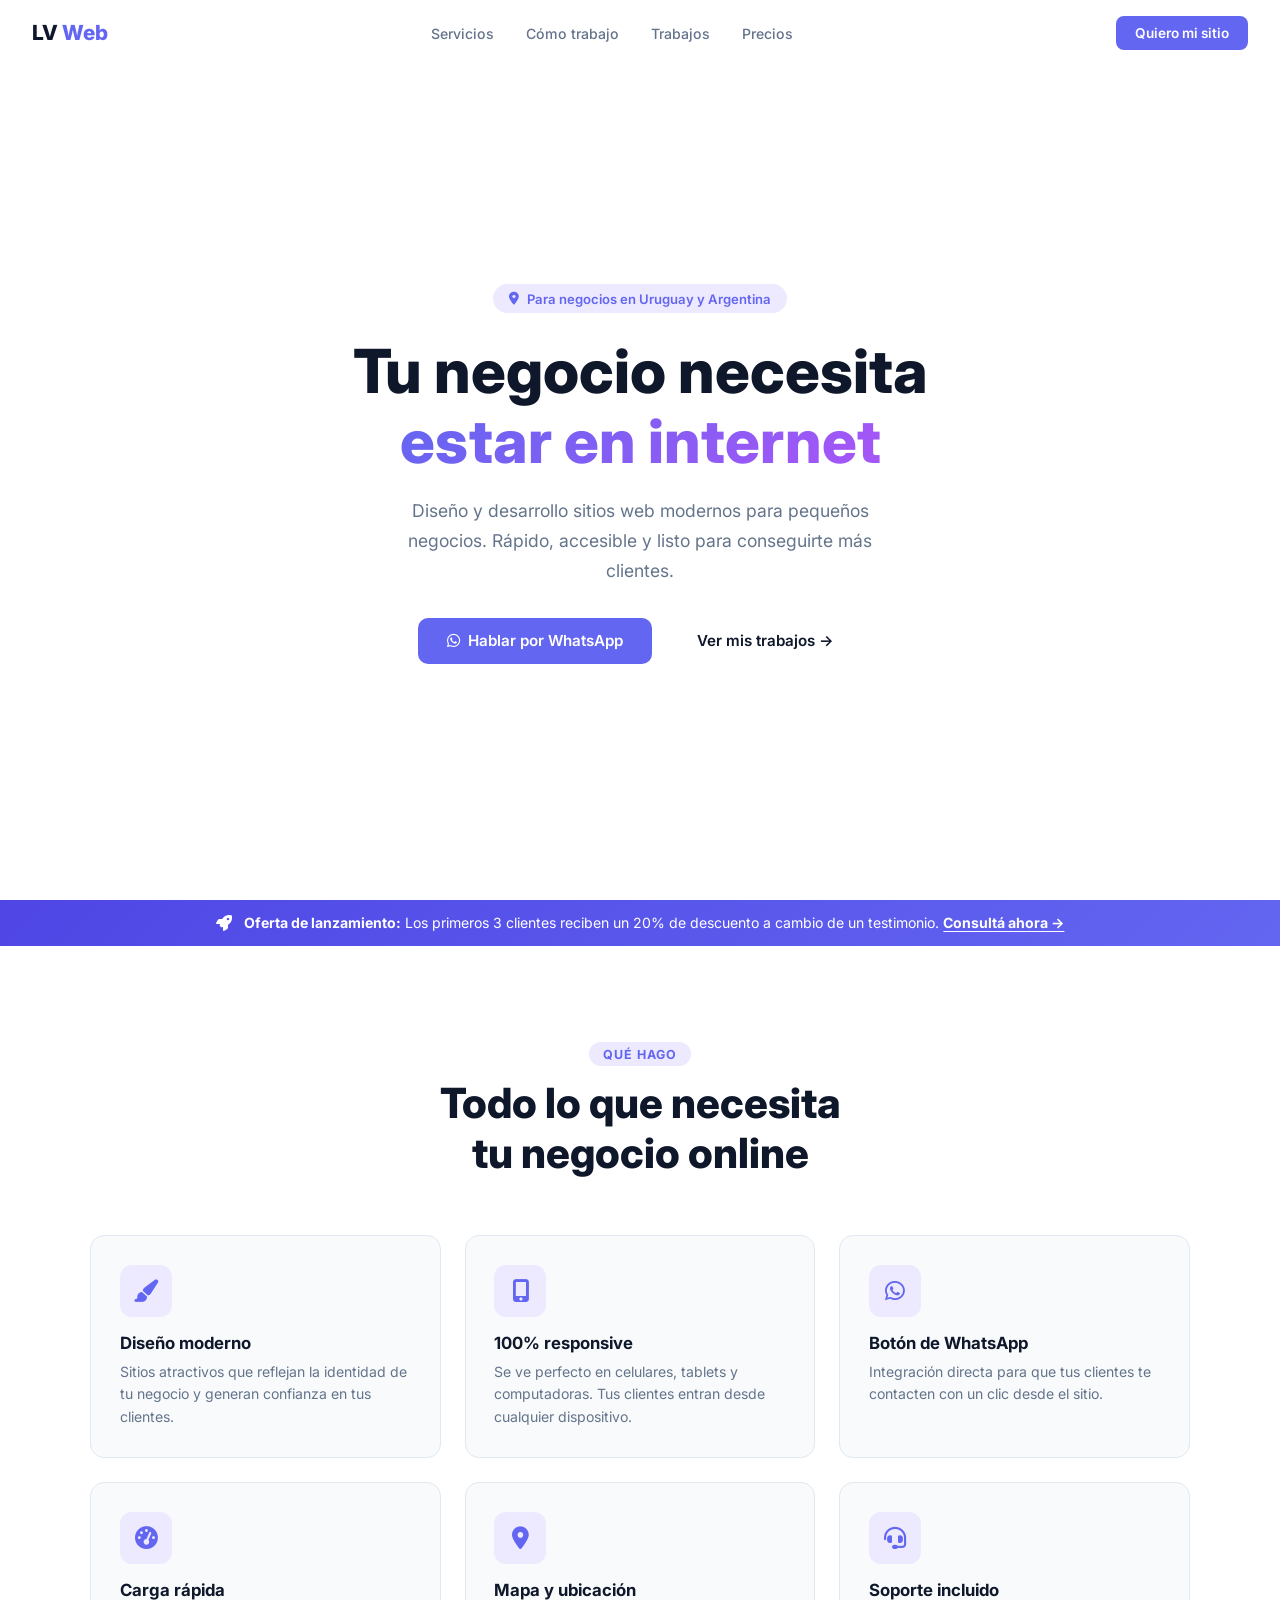
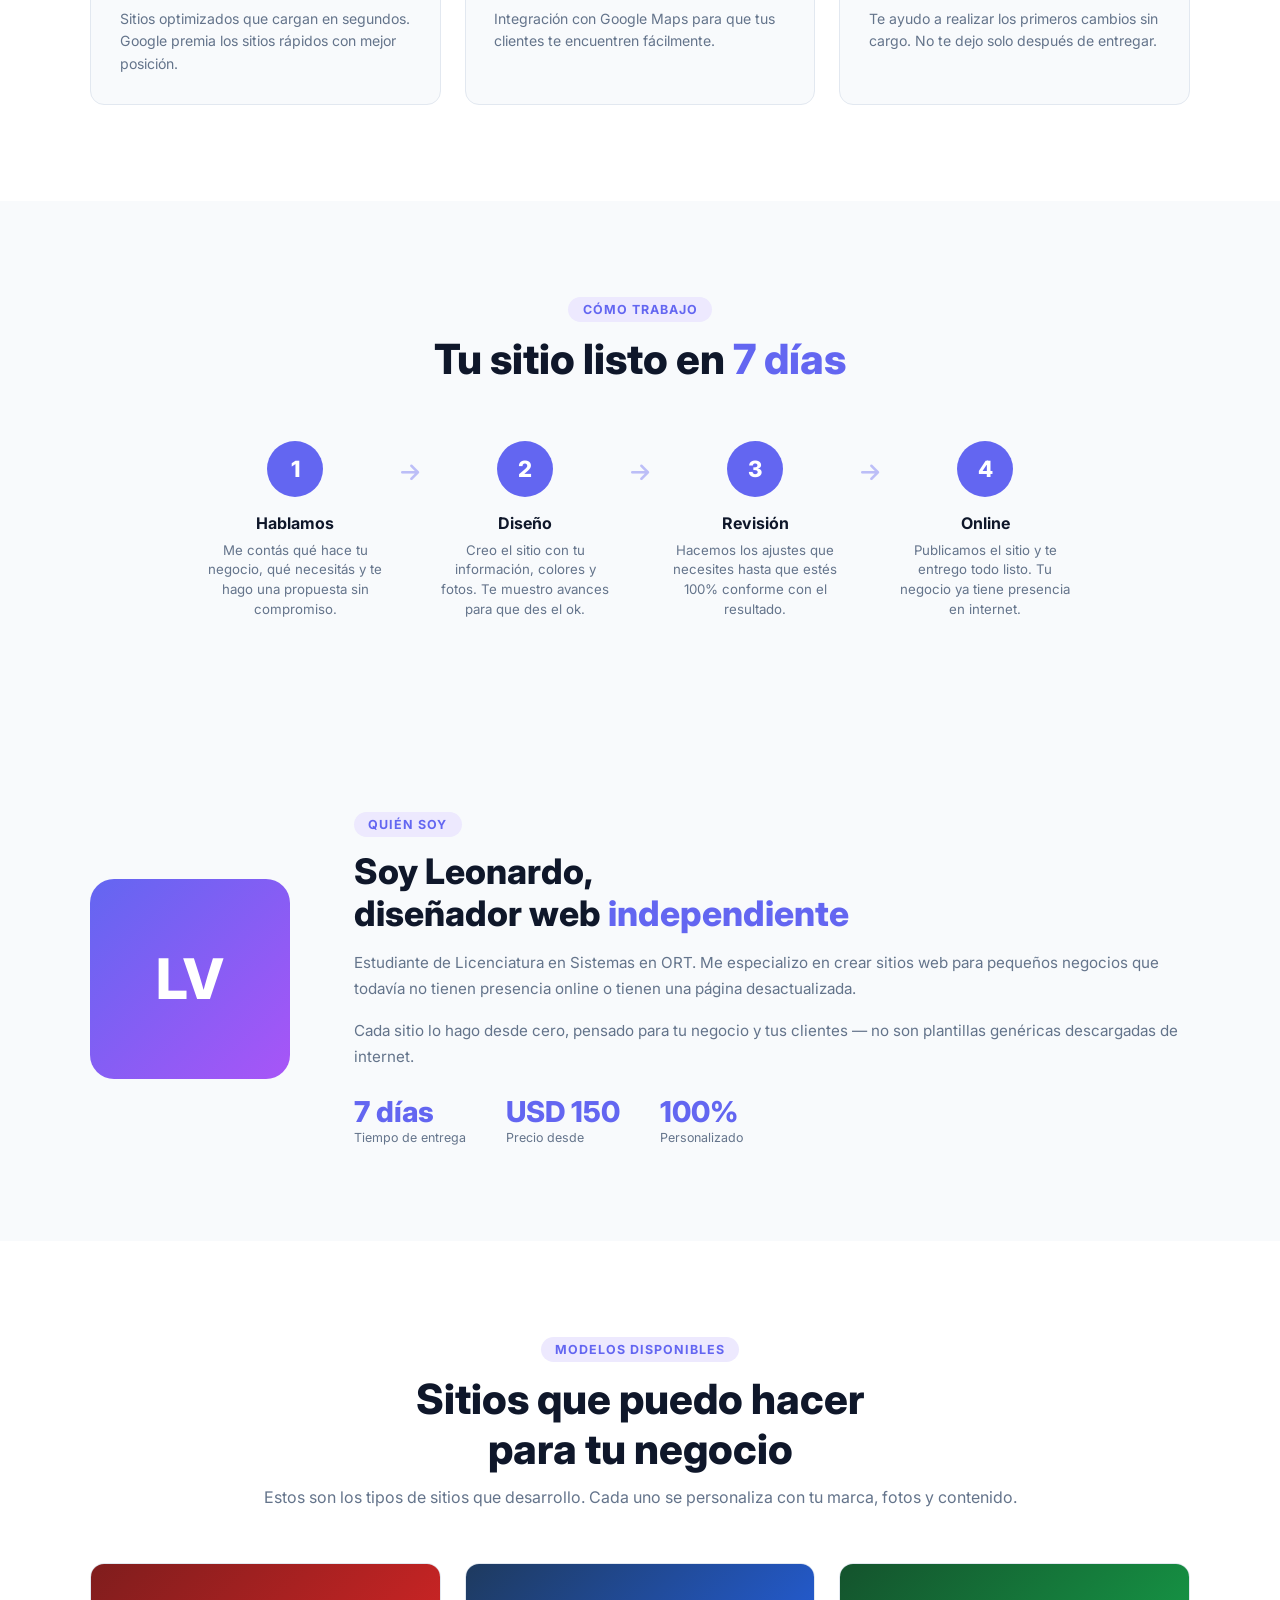
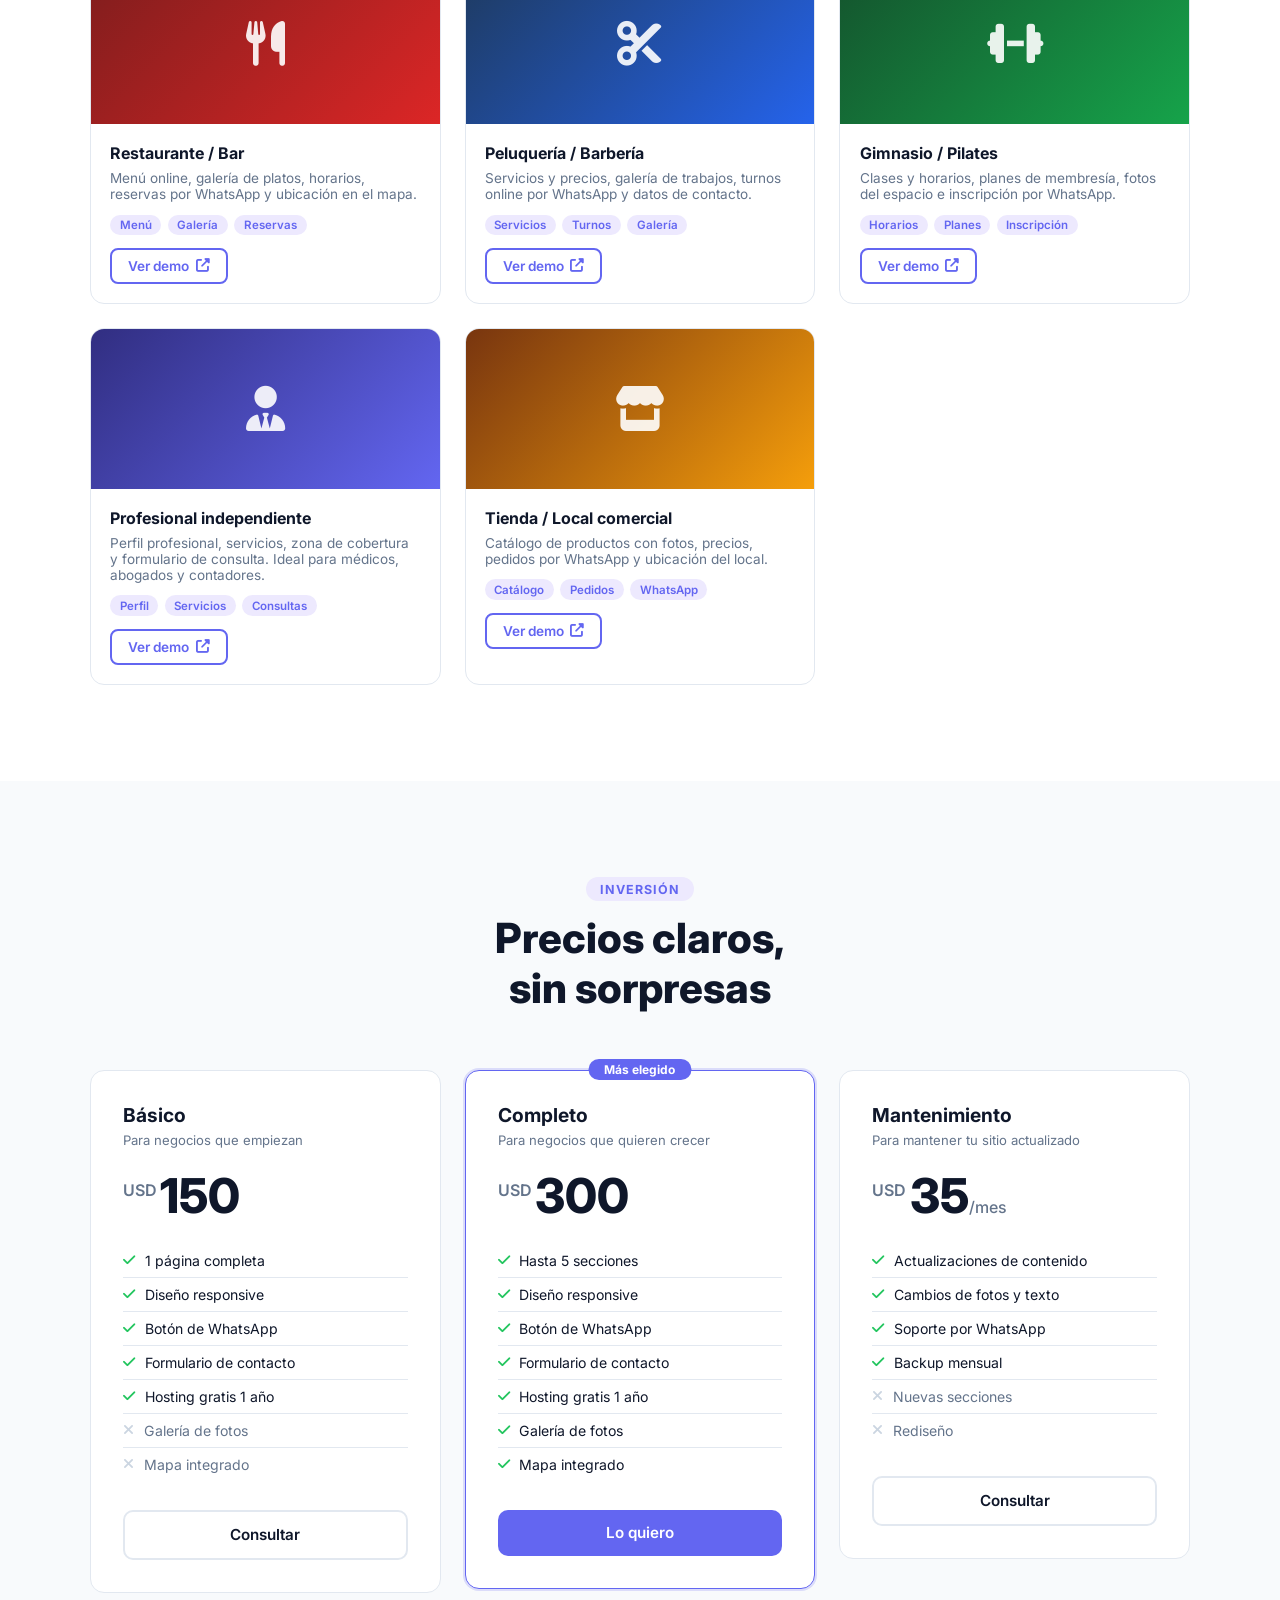
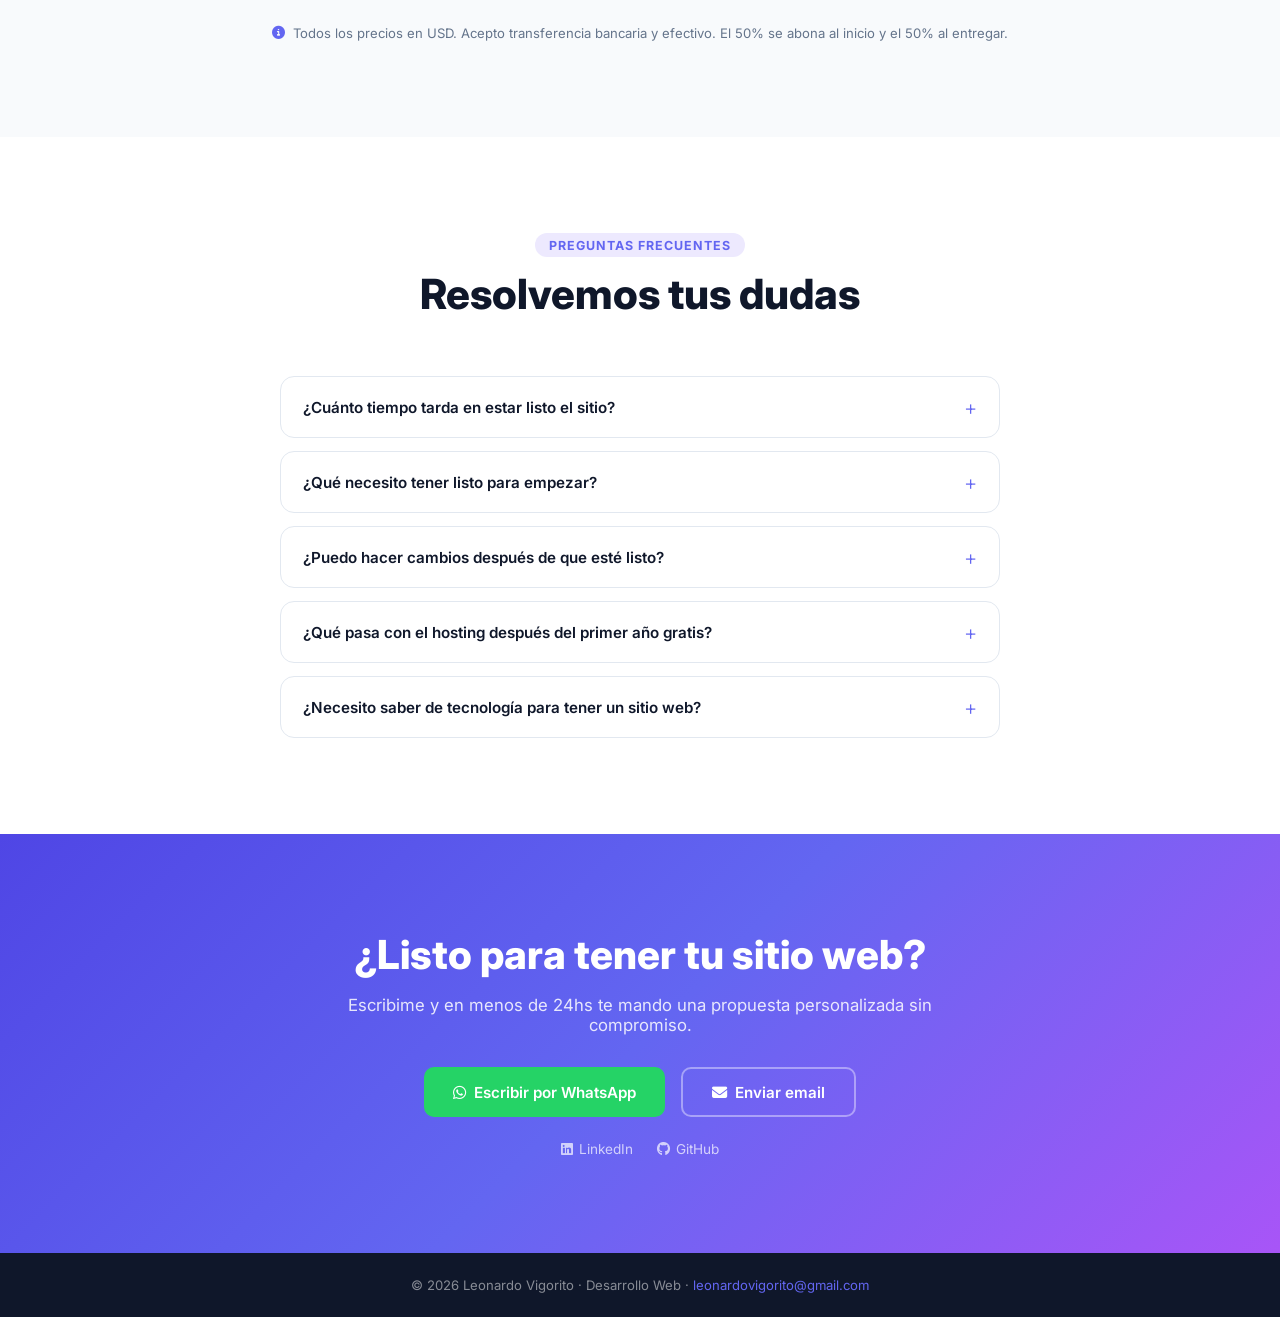
<file: index.html>
<!DOCTYPE html>
<html lang="es">
<head>
  <meta charset="UTF-8" />
  <meta name="viewport" content="width=device-width, initial-scale=1.0" />
  <title>Sitios Web para tu Negocio | Leonardo Vigorito</title>
  <meta name="description" content="Diseño sitios web profesionales para pequeños negocios en Uruguay y Argentina. Rápido, responsive y listo en 7 días. Desde USD 150." />
  <meta name="robots" content="index, follow" />
  <meta property="og:type" content="website" />
  <meta property="og:title" content="Sitios Web para tu Negocio | Leonardo Vigorito" />
  <meta property="og:description" content="Diseño sitios web profesionales para pequeños negocios. Rápido, responsive y listo en 7 días. Desde USD 150." />
  <meta property="og:url" content="https://leonardovigorito.github.io/lv-web/" />
  <meta name="twitter:card" content="summary" />
  <link rel="icon" href="data:image/svg+xml,<svg xmlns='http://www.w3.org/2000/svg' viewBox='0 0 100 100'><text y='.9em' font-size='90'>💻</text></svg>" />
  <link rel="stylesheet" href="style.css" />
  <link href="https://fonts.googleapis.com/css2?family=Inter:wght@300;400;500;600;700;800&display=swap" rel="stylesheet" />
  <link rel="stylesheet" href="https://cdnjs.cloudflare.com/ajax/libs/font-awesome/6.4.0/css/all.min.css" />
</head>
<body>

  <!-- NAV -->
  <nav id="navbar">
    <div class="logo">LV <span>Web</span></div>
    <ul class="nav-links" id="nav-links">
      <li><a href="#servicios">Servicios</a></li>
      <li><a href="#proceso">Cómo trabajo</a></li>
      <li><a href="#trabajos">Trabajos</a></li>
      <li><a href="#precios">Precios</a></li>
    </ul>
    <a href="#contacto" class="nav-cta">Quiero mi sitio</a>
    <button class="hamburger" id="hamburger"><i class="fas fa-bars"></i></button>
  </nav>

  <!-- HERO -->
  <section class="hero">
    <div class="hero-content">
      <div class="hero-tag"><i class="fas fa-map-marker-alt"></i> Para negocios en Uruguay y Argentina</div>
      <h1>Tu negocio necesita<br><span class="gradient-text">estar en internet</span></h1>
      <p class="hero-sub">Diseño y desarrollo sitios web modernos para pequeños negocios. Rápido, accesible y listo para conseguirte más clientes.</p>
      <div class="hero-btns">
        <a href="#contacto" class="btn btn-primary"><i class="fab fa-whatsapp"></i> Hablar por WhatsApp</a>
        <a href="#trabajos" class="btn btn-ghost">Ver mis trabajos →</a>
      </div>
    </div>
  </section>

  <!-- OFERTA DE LANZAMIENTO -->
  <div class="launch-bar">
    <div class="container lb-inner">
      <i class="fas fa-rocket"></i>
      <span><strong>Oferta de lanzamiento:</strong> Los primeros 3 clientes reciben un 20% de descuento a cambio de un testimonio. <a href="#contacto">Consultá ahora →</a></span>
    </div>
  </div>

  <!-- SERVICIOS -->
  <section id="servicios" class="section">
    <div class="container">
      <div class="section-header">
        <span class="tag">Qué hago</span>
        <h2>Todo lo que necesita<br>tu negocio online</h2>
      </div>
      <div class="services-grid">
        <div class="s-card">
          <div class="s-icon"><i class="fas fa-paint-brush"></i></div>
          <h3>Diseño moderno</h3>
          <p>Sitios atractivos que reflejan la identidad de tu negocio y generan confianza en tus clientes.</p>
        </div>
        <div class="s-card">
          <div class="s-icon"><i class="fas fa-mobile-alt"></i></div>
          <h3>100% responsive</h3>
          <p>Se ve perfecto en celulares, tablets y computadoras. Tus clientes entran desde cualquier dispositivo.</p>
        </div>
        <div class="s-card">
          <div class="s-icon"><i class="fab fa-whatsapp"></i></div>
          <h3>Botón de WhatsApp</h3>
          <p>Integración directa para que tus clientes te contacten con un clic desde el sitio.</p>
        </div>
        <div class="s-card">
          <div class="s-icon"><i class="fas fa-tachometer-alt"></i></div>
          <h3>Carga rápida</h3>
          <p>Sitios optimizados que cargan en segundos. Google premia los sitios rápidos con mejor posición.</p>
        </div>
        <div class="s-card">
          <div class="s-icon"><i class="fas fa-map-marker-alt"></i></div>
          <h3>Mapa y ubicación</h3>
          <p>Integración con Google Maps para que tus clientes te encuentren fácilmente.</p>
        </div>
        <div class="s-card">
          <div class="s-icon"><i class="fas fa-headset"></i></div>
          <h3>Soporte incluido</h3>
          <p>Te ayudo a realizar los primeros cambios sin cargo. No te dejo solo después de entregar.</p>
        </div>
      </div>
    </div>
  </section>

  <!-- PROCESO -->
  <section id="proceso" class="process section">
    <div class="container">
      <div class="section-header">
        <span class="tag">Cómo trabajo</span>
        <h2>Tu sitio listo en <span class="highlight">7 días</span></h2>
      </div>
      <div class="steps">
        <div class="step">
          <div class="step-num">1</div>
          <h3>Hablamos</h3>
          <p>Me contás qué hace tu negocio, qué necesitás y te hago una propuesta sin compromiso.</p>
        </div>
        <div class="step-arrow"><i class="fas fa-arrow-right"></i></div>
        <div class="step">
          <div class="step-num">2</div>
          <h3>Diseño</h3>
          <p>Creo el sitio con tu información, colores y fotos. Te muestro avances para que des el ok.</p>
        </div>
        <div class="step-arrow"><i class="fas fa-arrow-right"></i></div>
        <div class="step">
          <div class="step-num">3</div>
          <h3>Revisión</h3>
          <p>Hacemos los ajustes que necesites hasta que estés 100% conforme con el resultado.</p>
        </div>
        <div class="step-arrow"><i class="fas fa-arrow-right"></i></div>
        <div class="step">
          <div class="step-num">4</div>
          <h3>Online</h3>
          <p>Publicamos el sitio y te entrego todo listo. Tu negocio ya tiene presencia en internet.</p>
        </div>
      </div>
    </div>
  </section>

  <!-- SOBRE MÍ -->
  <section id="sobre-mi" class="about section">
    <div class="container about-grid">
      <div class="avatar-ph">LV</div>
      <div class="about-text">
        <span class="tag">Quién soy</span>
        <h2>Soy Leonardo,<br>diseñador web <span class="highlight">independiente</span></h2>
        <p>Estudiante de Licenciatura en Sistemas en ORT. Me especializo en crear sitios web para pequeños negocios que todavía no tienen presencia online o tienen una página desactualizada.</p>
        <p>Cada sitio lo hago desde cero, pensado para tu negocio y tus clientes — no son plantillas genéricas descargadas de internet.</p>
        <div class="about-stats">
          <div class="stat"><strong>7 días</strong><span>Tiempo de entrega</span></div>
          <div class="stat"><strong>USD 150</strong><span>Precio desde</span></div>
          <div class="stat"><strong>100%</strong><span>Personalizado</span></div>
        </div>
      </div>
    </div>
  </section>

  <!-- TRABAJOS / PORTFOLIO -->
  <section id="trabajos" class="works section">
    <div class="container">
      <div class="section-header">
        <span class="tag">Modelos disponibles</span>
        <h2>Sitios que puedo hacer<br>para tu negocio</h2>
        <p>Estos son los tipos de sitios que desarrollo. Cada uno se personaliza con tu marca, fotos y contenido.</p>
      </div>
      <div class="works-grid">
        <div class="work-card">
          <div class="work-preview p-restaurant"><i class="fas fa-utensils work-icon"></i></div>
          <div class="work-info">
            <h3>Restaurante / Bar</h3>
            <p>Menú online, galería de platos, horarios, reservas por WhatsApp y ubicación en el mapa.</p>
            <div class="work-tags"><span>Menú</span><span>Galería</span><span>Reservas</span></div>
            <a href="demos/restaurante/" target="_blank" class="work-link">Ver demo <i class="fas fa-external-link-alt"></i></a>
          </div>
        </div>
        <div class="work-card">
          <div class="work-preview p-barber"><i class="fas fa-cut work-icon"></i></div>
          <div class="work-info">
            <h3>Peluquería / Barbería</h3>
            <p>Servicios y precios, galería de trabajos, turnos online por WhatsApp y datos de contacto.</p>
            <div class="work-tags"><span>Servicios</span><span>Turnos</span><span>Galería</span></div>
            <a href="demos/peluqueria/" target="_blank" class="work-link">Ver demo <i class="fas fa-external-link-alt"></i></a>
          </div>
        </div>
        <div class="work-card">
          <div class="work-preview p-gym"><i class="fas fa-dumbbell work-icon"></i></div>
          <div class="work-info">
            <h3>Gimnasio / Pilates</h3>
            <p>Clases y horarios, planes de membresía, fotos del espacio e inscripción por WhatsApp.</p>
            <div class="work-tags"><span>Horarios</span><span>Planes</span><span>Inscripción</span></div>
            <a href="demos/gimnasio/" target="_blank" class="work-link">Ver demo <i class="fas fa-external-link-alt"></i></a>
          </div>
        </div>
        <div class="work-card">
          <div class="work-preview p-pro"><i class="fas fa-user-tie work-icon"></i></div>
          <div class="work-info">
            <h3>Profesional independiente</h3>
            <p>Perfil profesional, servicios, zona de cobertura y formulario de consulta. Ideal para médicos, abogados y contadores.</p>
            <div class="work-tags"><span>Perfil</span><span>Servicios</span><span>Consultas</span></div>
            <a href="demos/profesional/" target="_blank" class="work-link">Ver demo <i class="fas fa-external-link-alt"></i></a>
          </div>
        </div>
        <div class="work-card">
          <div class="work-preview p-store"><i class="fas fa-store work-icon"></i></div>
          <div class="work-info">
            <h3>Tienda / Local comercial</h3>
            <p>Catálogo de productos con fotos, precios, pedidos por WhatsApp y ubicación del local.</p>
            <div class="work-tags"><span>Catálogo</span><span>Pedidos</span><span>WhatsApp</span></div>
            <a href="demos/tienda/" target="_blank" class="work-link">Ver demo <i class="fas fa-external-link-alt"></i></a>
          </div>
        </div>
      </div>
    </div>
  </section>

  <!-- PRECIOS -->
  <section id="precios" class="pricing section">
    <div class="container">
      <div class="section-header">
        <span class="tag">Inversión</span>
        <h2>Precios claros,<br>sin sorpresas</h2>
      </div>
      <div class="pricing-grid">
        <div class="price-card">
          <div class="price-header">
            <h3>Básico</h3>
            <p>Para negocios que empiezan</p>
          </div>
          <div class="price-amount"><span>USD</span>150<span class="price-period"></span></div>
          <ul class="price-features">
            <li><i class="fas fa-check"></i> 1 página completa</li>
            <li><i class="fas fa-check"></i> Diseño responsive</li>
            <li><i class="fas fa-check"></i> Botón de WhatsApp</li>
            <li><i class="fas fa-check"></i> Formulario de contacto</li>
            <li><i class="fas fa-check"></i> Hosting gratis 1 año</li>
            <li class="disabled"><i class="fas fa-times"></i> Galería de fotos</li>
            <li class="disabled"><i class="fas fa-times"></i> Mapa integrado</li>
          </ul>
          <a href="#contacto" class="btn btn-outline-dark">Consultar</a>
        </div>
        <div class="price-card featured">
          <div class="popular-label">Más elegido</div>
          <div class="price-header">
            <h3>Completo</h3>
            <p>Para negocios que quieren crecer</p>
          </div>
          <div class="price-amount"><span>USD</span>300<span class="price-period"></span></div>
          <ul class="price-features">
            <li><i class="fas fa-check"></i> Hasta 5 secciones</li>
            <li><i class="fas fa-check"></i> Diseño responsive</li>
            <li><i class="fas fa-check"></i> Botón de WhatsApp</li>
            <li><i class="fas fa-check"></i> Formulario de contacto</li>
            <li><i class="fas fa-check"></i> Hosting gratis 1 año</li>
            <li><i class="fas fa-check"></i> Galería de fotos</li>
            <li><i class="fas fa-check"></i> Mapa integrado</li>
          </ul>
          <a href="#contacto" class="btn btn-primary">Lo quiero</a>
        </div>
        <div class="price-card">
          <div class="price-header">
            <h3>Mantenimiento</h3>
            <p>Para mantener tu sitio actualizado</p>
          </div>
          <div class="price-amount"><span>USD</span>35<span class="price-period">/mes</span></div>
          <ul class="price-features">
            <li><i class="fas fa-check"></i> Actualizaciones de contenido</li>
            <li><i class="fas fa-check"></i> Cambios de fotos y texto</li>
            <li><i class="fas fa-check"></i> Soporte por WhatsApp</li>
            <li><i class="fas fa-check"></i> Backup mensual</li>
            <li class="disabled"><i class="fas fa-times"></i> Nuevas secciones</li>
            <li class="disabled"><i class="fas fa-times"></i> Rediseño</li>
          </ul>
          <a href="#contacto" class="btn btn-outline-dark">Consultar</a>
        </div>
      </div>
      <p class="pricing-note"><i class="fas fa-info-circle"></i> Todos los precios en USD. Acepto transferencia bancaria y efectivo. El 50% se abona al inicio y el 50% al entregar.</p>
    </div>
  </section>

  <!-- FAQ -->
  <section id="faq" class="section">
    <div class="container">
      <div class="section-header">
        <span class="tag">Preguntas frecuentes</span>
        <h2>Resolvemos tus dudas</h2>
      </div>
      <div class="faq-list">
        <details class="faq-item">
          <summary>¿Cuánto tiempo tarda en estar listo el sitio?</summary>
          <p>7 días hábiles desde que me mandás el contenido (fotos, textos y logo). Si necesitás entrega urgente, consultame y buscamos la forma.</p>
        </details>
        <details class="faq-item">
          <summary>¿Qué necesito tener listo para empezar?</summary>
          <p>Fotos de tu negocio o productos, los textos que quieras mostrar, tu logo si tenés, y tus datos de contacto. Si no tenés algo de esto, te ayudo a resolverlo.</p>
        </details>
        <details class="faq-item">
          <summary>¿Puedo hacer cambios después de que esté listo?</summary>
          <p>Sí. Incluye revisiones y ajustes hasta que estés 100% conforme antes de publicarlo. Después de publicar, podés contratar el plan de mantenimiento mensual para cambios continuos.</p>
        </details>
        <details class="faq-item">
          <summary>¿Qué pasa con el hosting después del primer año gratis?</summary>
          <p>El hosting en Netlify es gratis para siempre con subdominio (.netlify.app). Si querés un dominio propio como tunegocio.com.ar, el costo es de aproximadamente USD 5–10 por año, y lo pagás vos directamente.</p>
        </details>
        <details class="faq-item">
          <summary>¿Necesito saber de tecnología para tener un sitio web?</summary>
          <p>Para nada. Te entrego todo funcionando y publicado en internet. Si en el futuro necesitás hacer un cambio, me avisás por WhatsApp y lo resuelvo yo.</p>
        </details>
      </div>
    </div>
  </section>

  <!-- CONTACTO / CTA -->
  <section id="contacto" class="cta section">
    <div class="container">
      <div class="cta-box">
        <h2>¿Listo para tener tu sitio web?</h2>
        <p>Escribime y en menos de 24hs te mando una propuesta personalizada sin compromiso.</p>
        <div class="cta-btns">
          <a href="https://wa.me/59895601713?text=Hola%20Leonardo%2C%20quiero%20un%20sitio%20web%20para%20mi%20negocio" target="_blank" class="btn btn-whatsapp">
            <i class="fab fa-whatsapp"></i> Escribir por WhatsApp
          </a>
          <a href="mailto:leonardovigorito@gmail.com" class="btn btn-outline-white">
            <i class="fas fa-envelope"></i> Enviar email
          </a>
        </div>
        <div class="cta-social">
          <a href="https://linkedin.com/in/leonardovigorito" target="_blank"><i class="fab fa-linkedin"></i> LinkedIn</a>
          <a href="https://github.com/leonardovigorito" target="_blank"><i class="fab fa-github"></i> GitHub</a>
        </div>
      </div>
    </div>
  </section>

  <footer>
    <p>&copy; <span id="year"></span> Leonardo Vigorito · Desarrollo Web · <a href="mailto:leonardovigorito@gmail.com">leonardovigorito@gmail.com</a></p>
  </footer>

  <script src="script.js"></script>
</body>
</html>
</file>
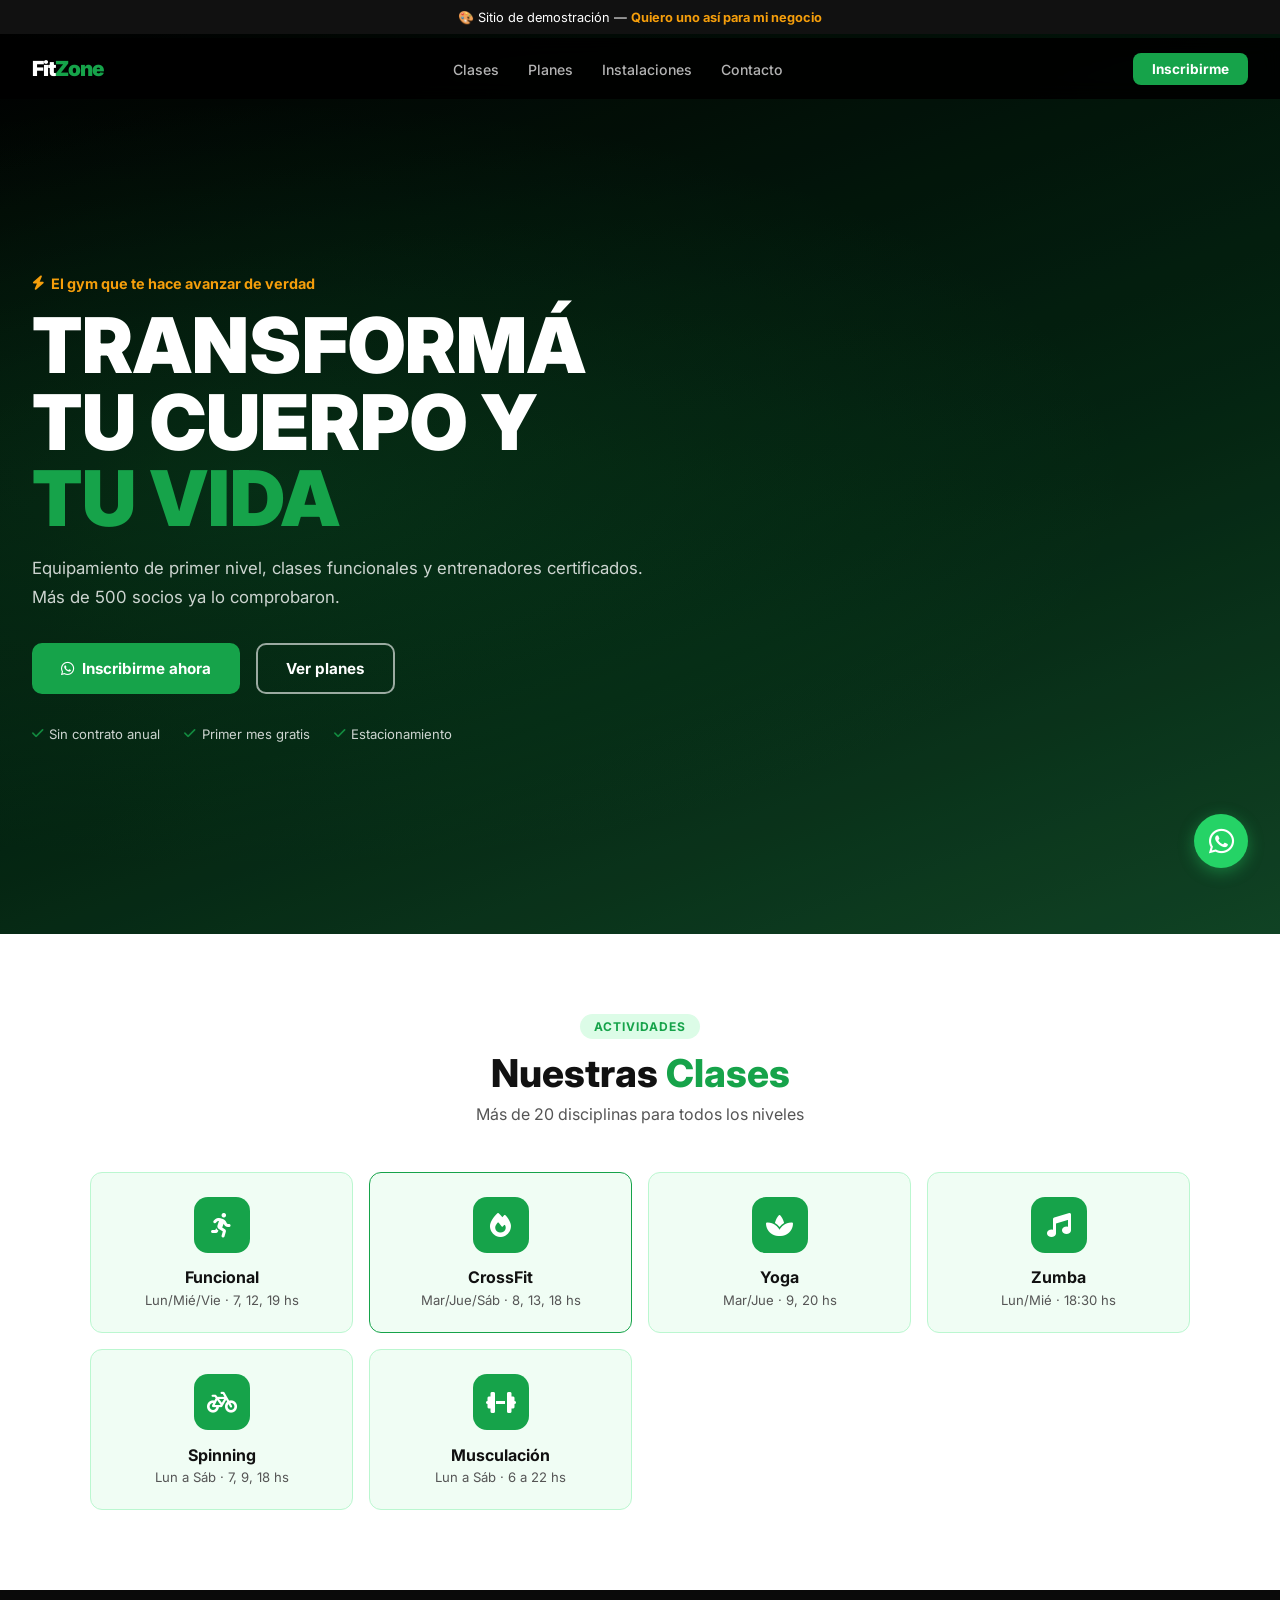
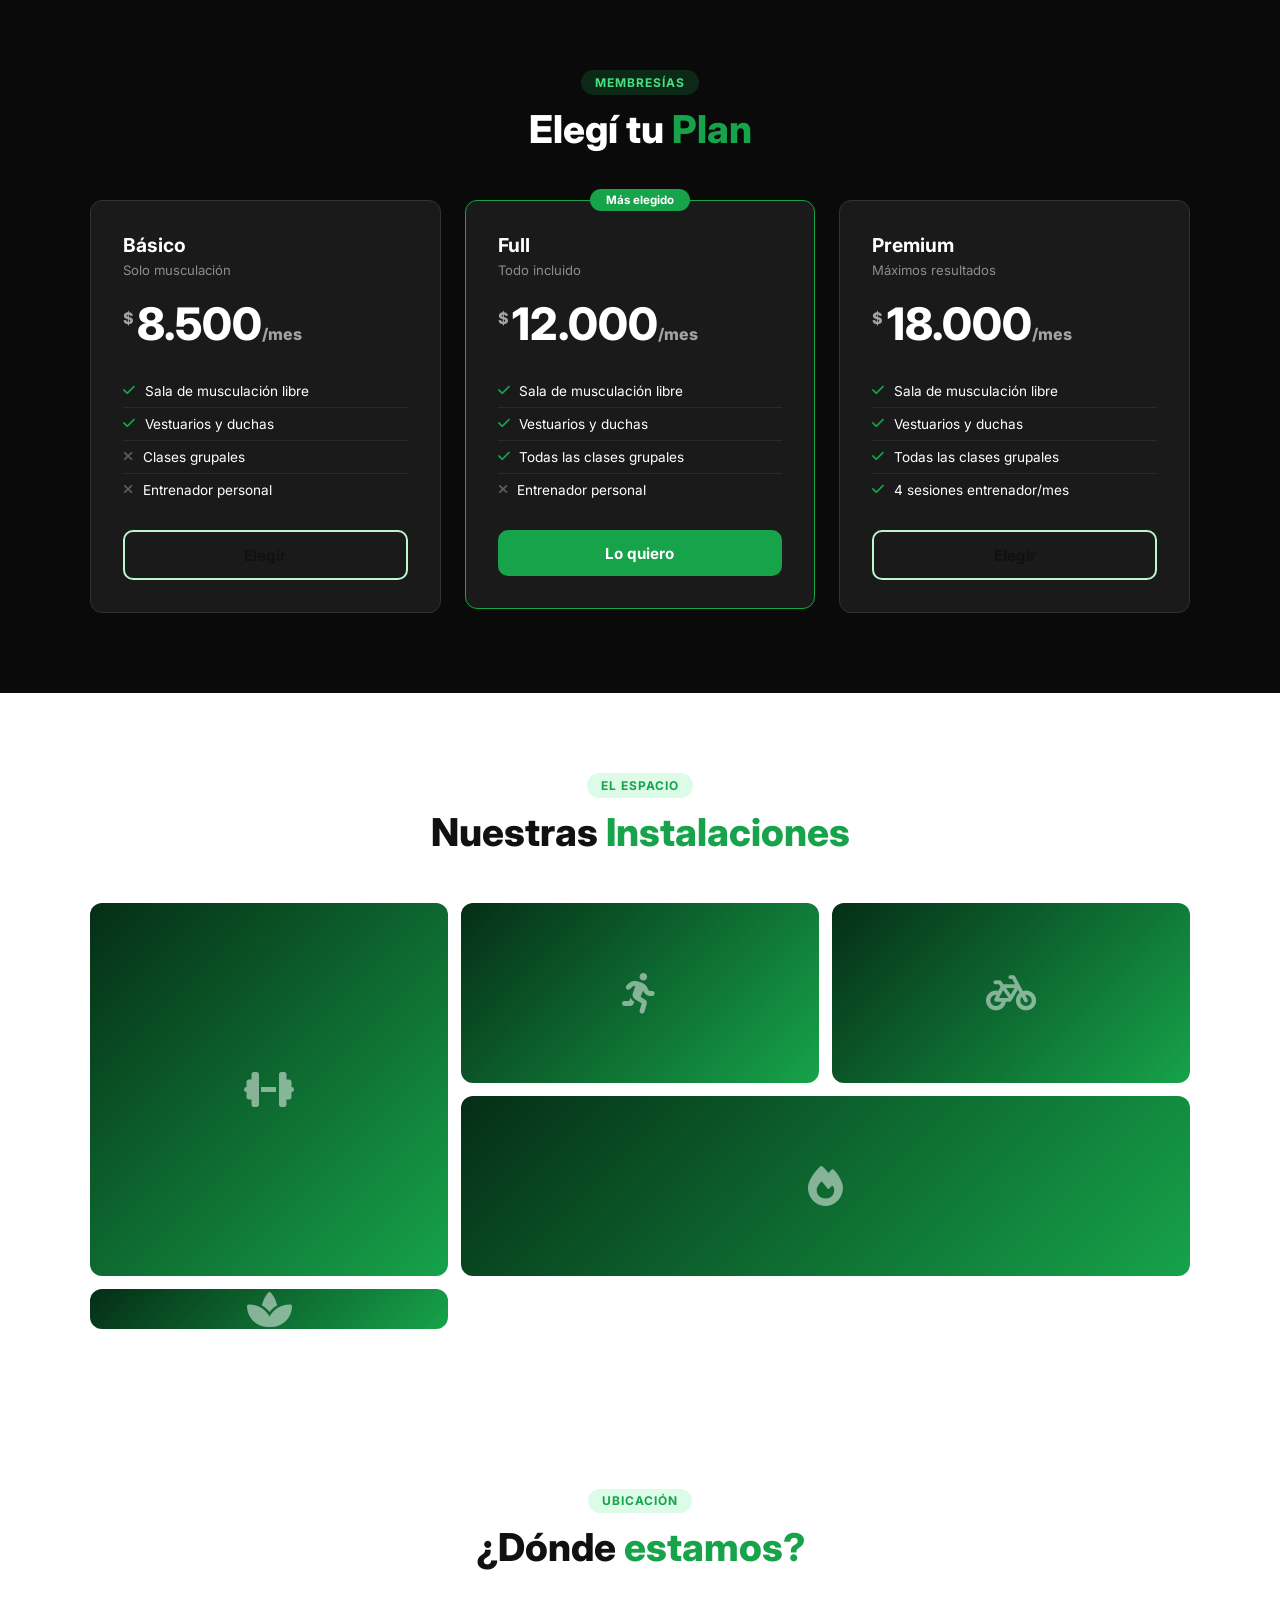
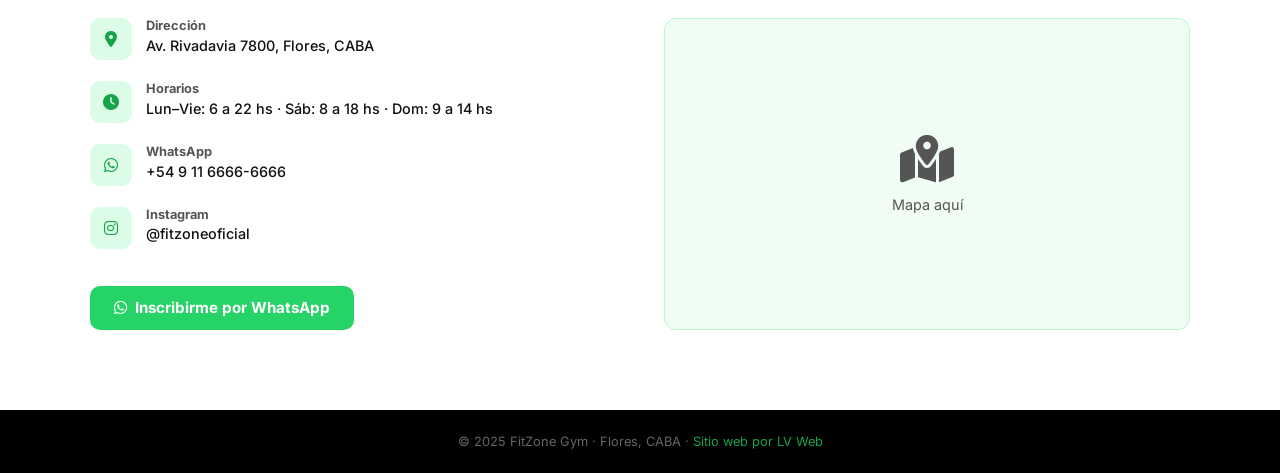
<file: demos/gimnasio/index.html>
<!DOCTYPE html>
<html lang="es">
<head>
  <meta charset="UTF-8"/><meta name="viewport" content="width=device-width,initial-scale=1.0"/>
  <title>FitZone Gym</title>
  <link rel="stylesheet" href="style.css"/>
  <link href="https://fonts.googleapis.com/css2?family=Inter:wght@300;400;500;600;700;800&display=swap" rel="stylesheet"/>
  <link rel="stylesheet" href="https://cdnjs.cloudflare.com/ajax/libs/font-awesome/6.4.0/css/all.min.css"/>
</head>
<body>
  <div class="demo-banner">🎨 Sitio de demostración — <a href="https://leonardovigorito.github.io/lv-web/" target="_blank">Quiero uno así para mi negocio</a></div>
  <nav id="navbar">
    <div class="logo">Fit<span>Zone</span></div>
    <ul class="nav-links" id="nav-links">
      <li><a href="#clases">Clases</a></li>
      <li><a href="#planes">Planes</a></li>
      <li><a href="#instalaciones">Instalaciones</a></li>
      <li><a href="#contacto">Contacto</a></li>
    </ul>
    <a href="https://wa.me/5491100000000" target="_blank" class="nav-cta">Inscribirme</a>
    <button class="hamburger" id="hamburger"><i class="fas fa-bars"></i></button>
  </nav>

  <section class="hero">
    <div class="hero-overlay"></div>
    <div class="hero-content">
      <p class="hero-tag"><i class="fas fa-bolt"></i> El gym que te hace avanzar de verdad</p>
      <h1>Transformá<br>tu cuerpo y<br><span class="highlight">tu vida</span></h1>
      <p class="hero-sub">Equipamiento de primer nivel, clases funcionales y entrenadores certificados. Más de 500 socios ya lo comprobaron.</p>
      <div class="hero-btns">
        <a href="https://wa.me/5491100000000" target="_blank" class="btn btn-primary"><i class="fab fa-whatsapp"></i> Inscribirme ahora</a>
        <a href="#planes" class="btn btn-outline">Ver planes</a>
      </div>
      <div class="hero-badges">
        <span><i class="fas fa-check"></i> Sin contrato anual</span>
        <span><i class="fas fa-check"></i> Primer mes gratis</span>
        <span><i class="fas fa-check"></i> Estacionamiento</span>
      </div>
    </div>
  </section>

  <section id="clases" class="section">
    <div class="container">
      <div class="section-header"><span class="tag">Actividades</span><h2>Nuestras <span class="accent">Clases</span></h2><p>Más de 20 disciplinas para todos los niveles</p></div>
      <div class="clases-grid">
        <div class="clase-card"><div class="clase-icon"><i class="fas fa-running"></i></div><h3>Funcional</h3><p>Lun/Mié/Vie · 7, 12, 19 hs</p></div>
        <div class="clase-card featured"><div class="clase-icon"><i class="fas fa-fire"></i></div><h3>CrossFit</h3><p>Mar/Jue/Sáb · 8, 13, 18 hs</p></div>
        <div class="clase-card"><div class="clase-icon"><i class="fas fa-spa"></i></div><h3>Yoga</h3><p>Mar/Jue · 9, 20 hs</p></div>
        <div class="clase-card"><div class="clase-icon"><i class="fas fa-music"></i></div><h3>Zumba</h3><p>Lun/Mié · 18:30 hs</p></div>
        <div class="clase-card"><div class="clase-icon"><i class="fas fa-bicycle"></i></div><h3>Spinning</h3><p>Lun a Sáb · 7, 9, 18 hs</p></div>
        <div class="clase-card"><div class="clase-icon"><i class="fas fa-dumbbell"></i></div><h3>Musculación</h3><p>Lun a Sáb · 6 a 22 hs</p></div>
      </div>
    </div>
  </section>

  <section id="planes" class="planes section">
    <div class="container">
      <div class="section-header"><span class="tag">Membresías</span><h2>Elegí tu <span class="accent">Plan</span></h2></div>
      <div class="planes-grid">
        <div class="plan-card">
          <h3>Básico</h3><p>Solo musculación</p>
          <div class="plan-price"><span>$</span>8.500<span>/mes</span></div>
          <ul><li><i class="fas fa-check"></i> Sala de musculación libre</li><li><i class="fas fa-check"></i> Vestuarios y duchas</li><li><i class="fas fa-times disabled"></i> Clases grupales</li><li><i class="fas fa-times disabled"></i> Entrenador personal</li></ul>
          <a href="https://wa.me/5491100000000" target="_blank" class="btn btn-outline-dark">Elegir</a>
        </div>
        <div class="plan-card featured">
          <div class="plan-badge">Más elegido</div>
          <h3>Full</h3><p>Todo incluido</p>
          <div class="plan-price"><span>$</span>12.000<span>/mes</span></div>
          <ul><li><i class="fas fa-check"></i> Sala de musculación libre</li><li><i class="fas fa-check"></i> Vestuarios y duchas</li><li><i class="fas fa-check"></i> Todas las clases grupales</li><li><i class="fas fa-times disabled"></i> Entrenador personal</li></ul>
          <a href="https://wa.me/5491100000000" target="_blank" class="btn btn-primary">Lo quiero</a>
        </div>
        <div class="plan-card">
          <h3>Premium</h3><p>Máximos resultados</p>
          <div class="plan-price"><span>$</span>18.000<span>/mes</span></div>
          <ul><li><i class="fas fa-check"></i> Sala de musculación libre</li><li><i class="fas fa-check"></i> Vestuarios y duchas</li><li><i class="fas fa-check"></i> Todas las clases grupales</li><li><i class="fas fa-check"></i> 4 sesiones entrenador/mes</li></ul>
          <a href="https://wa.me/5491100000000" target="_blank" class="btn btn-outline-dark">Elegir</a>
        </div>
      </div>
    </div>
  </section>

  <section id="instalaciones" class="gallery section">
    <div class="container">
      <div class="section-header"><span class="tag">El espacio</span><h2>Nuestras <span class="accent">Instalaciones</span></h2></div>
      <div class="gallery-grid">
        <div class="g-item g-tall"><div class="g-ph"><i class="fas fa-dumbbell"></i></div></div>
        <div class="g-item"><div class="g-ph"><i class="fas fa-running"></i></div></div>
        <div class="g-item"><div class="g-ph"><i class="fas fa-bicycle"></i></div></div>
        <div class="g-item g-wide"><div class="g-ph"><i class="fas fa-fire"></i></div></div>
        <div class="g-item"><div class="g-ph"><i class="fas fa-spa"></i></div></div>
      </div>
    </div>
  </section>

  <section id="contacto" class="contact section">
    <div class="container">
      <div class="section-header"><span class="tag">Ubicación</span><h2>¿Dónde <span class="accent">estamos?</span></h2></div>
      <div class="contact-grid">
        <div>
          <div class="c-item"><div class="c-icon"><i class="fas fa-map-marker-alt"></i></div><div><strong>Dirección</strong><span>Av. Rivadavia 7800, Flores, CABA</span></div></div>
          <div class="c-item"><div class="c-icon"><i class="fas fa-clock"></i></div><div><strong>Horarios</strong><span>Lun–Vie: 6 a 22 hs · Sáb: 8 a 18 hs · Dom: 9 a 14 hs</span></div></div>
          <div class="c-item"><div class="c-icon"><i class="fab fa-whatsapp"></i></div><div><strong>WhatsApp</strong><span>+54 9 11 6666-6666</span></div></div>
          <div class="c-item"><div class="c-icon"><i class="fab fa-instagram"></i></div><div><strong>Instagram</strong><span>@fitzoneoficial</span></div></div>
          <a href="https://wa.me/5491100000000" target="_blank" class="btn btn-wa"><i class="fab fa-whatsapp"></i> Inscribirme por WhatsApp</a>
        </div>
        <div class="map-box"><i class="fas fa-map-marked-alt"></i><span>Mapa aquí</span></div>
      </div>
    </div>
  </section>

  <footer><div class="container"><p>&copy; 2025 FitZone Gym · Flores, CABA · <a href="https://leonardovigorito.github.io/lv-web/" target="_blank">Sitio web por LV Web</a></p></div></footer>
  <a href="https://wa.me/5491100000000" target="_blank" class="wa-float"><i class="fab fa-whatsapp"></i></a>
  <script src="script.js"></script>
</body>
</html>
</file>
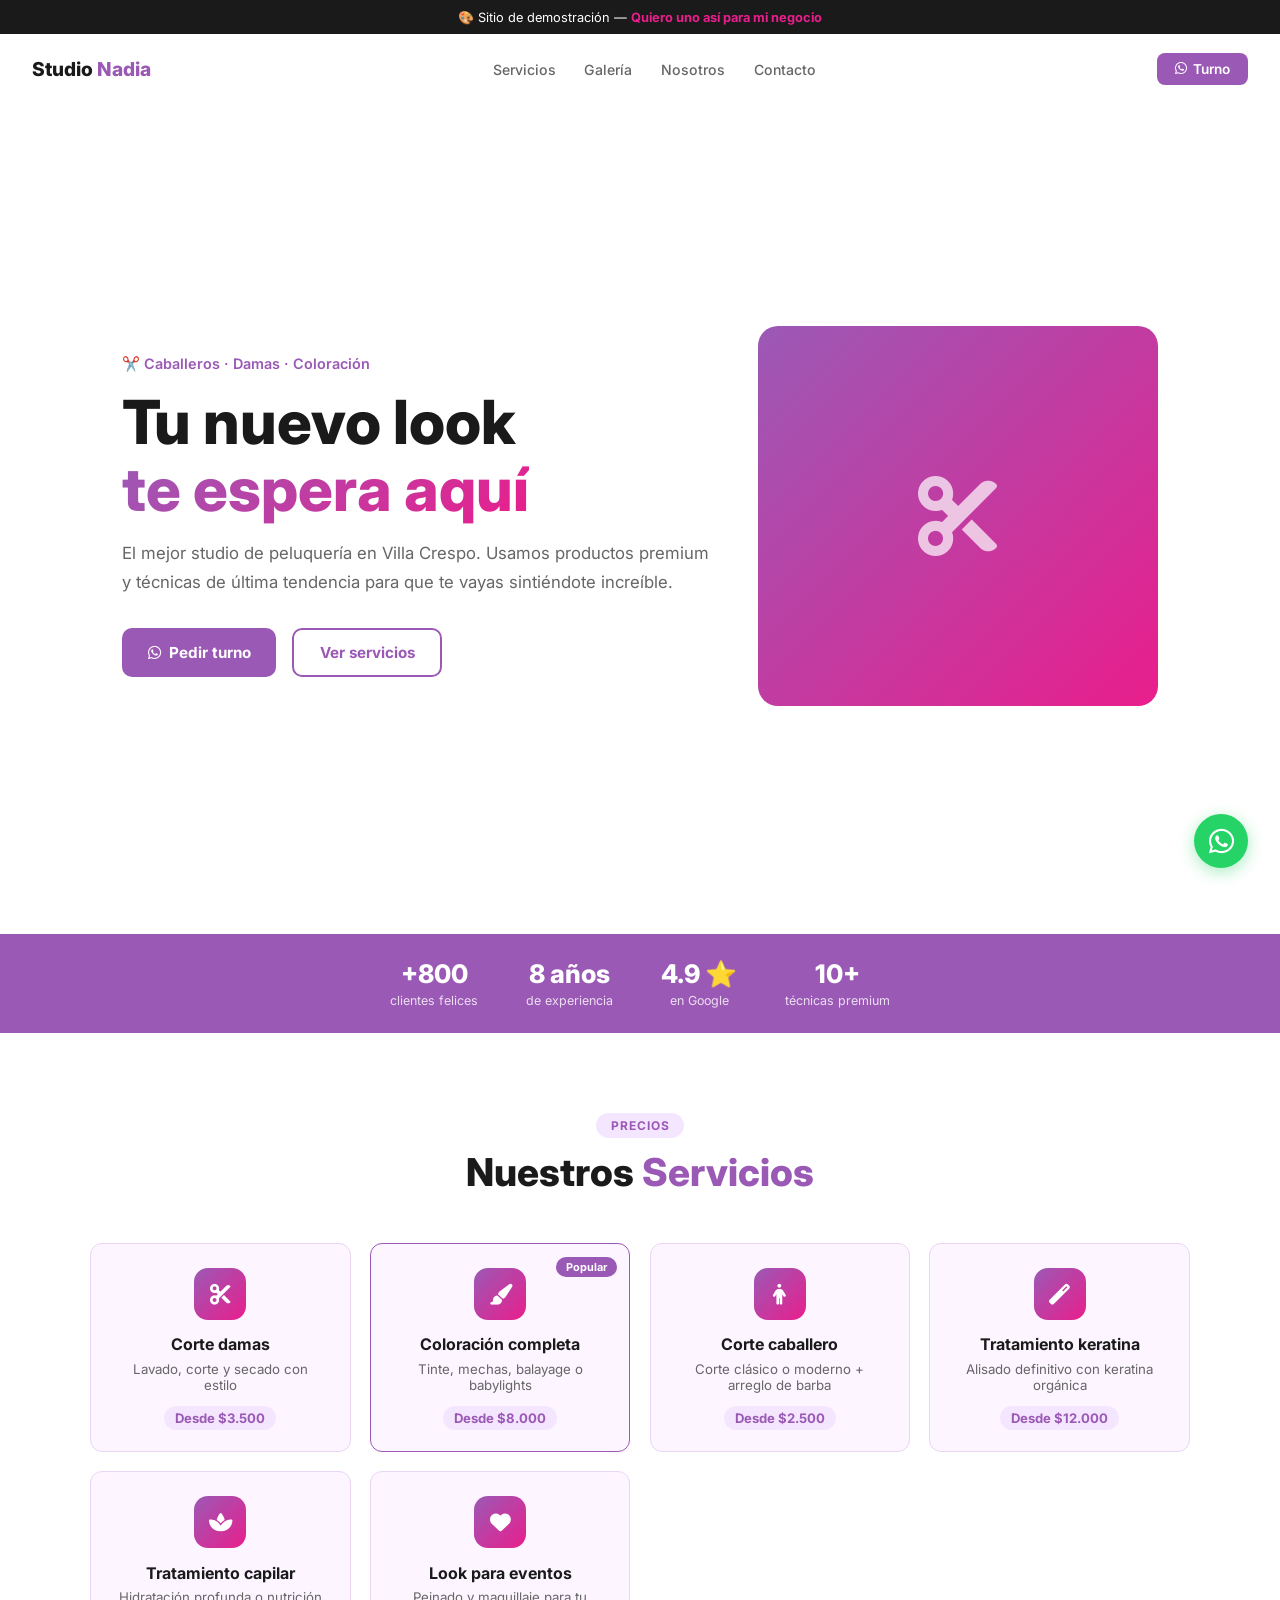
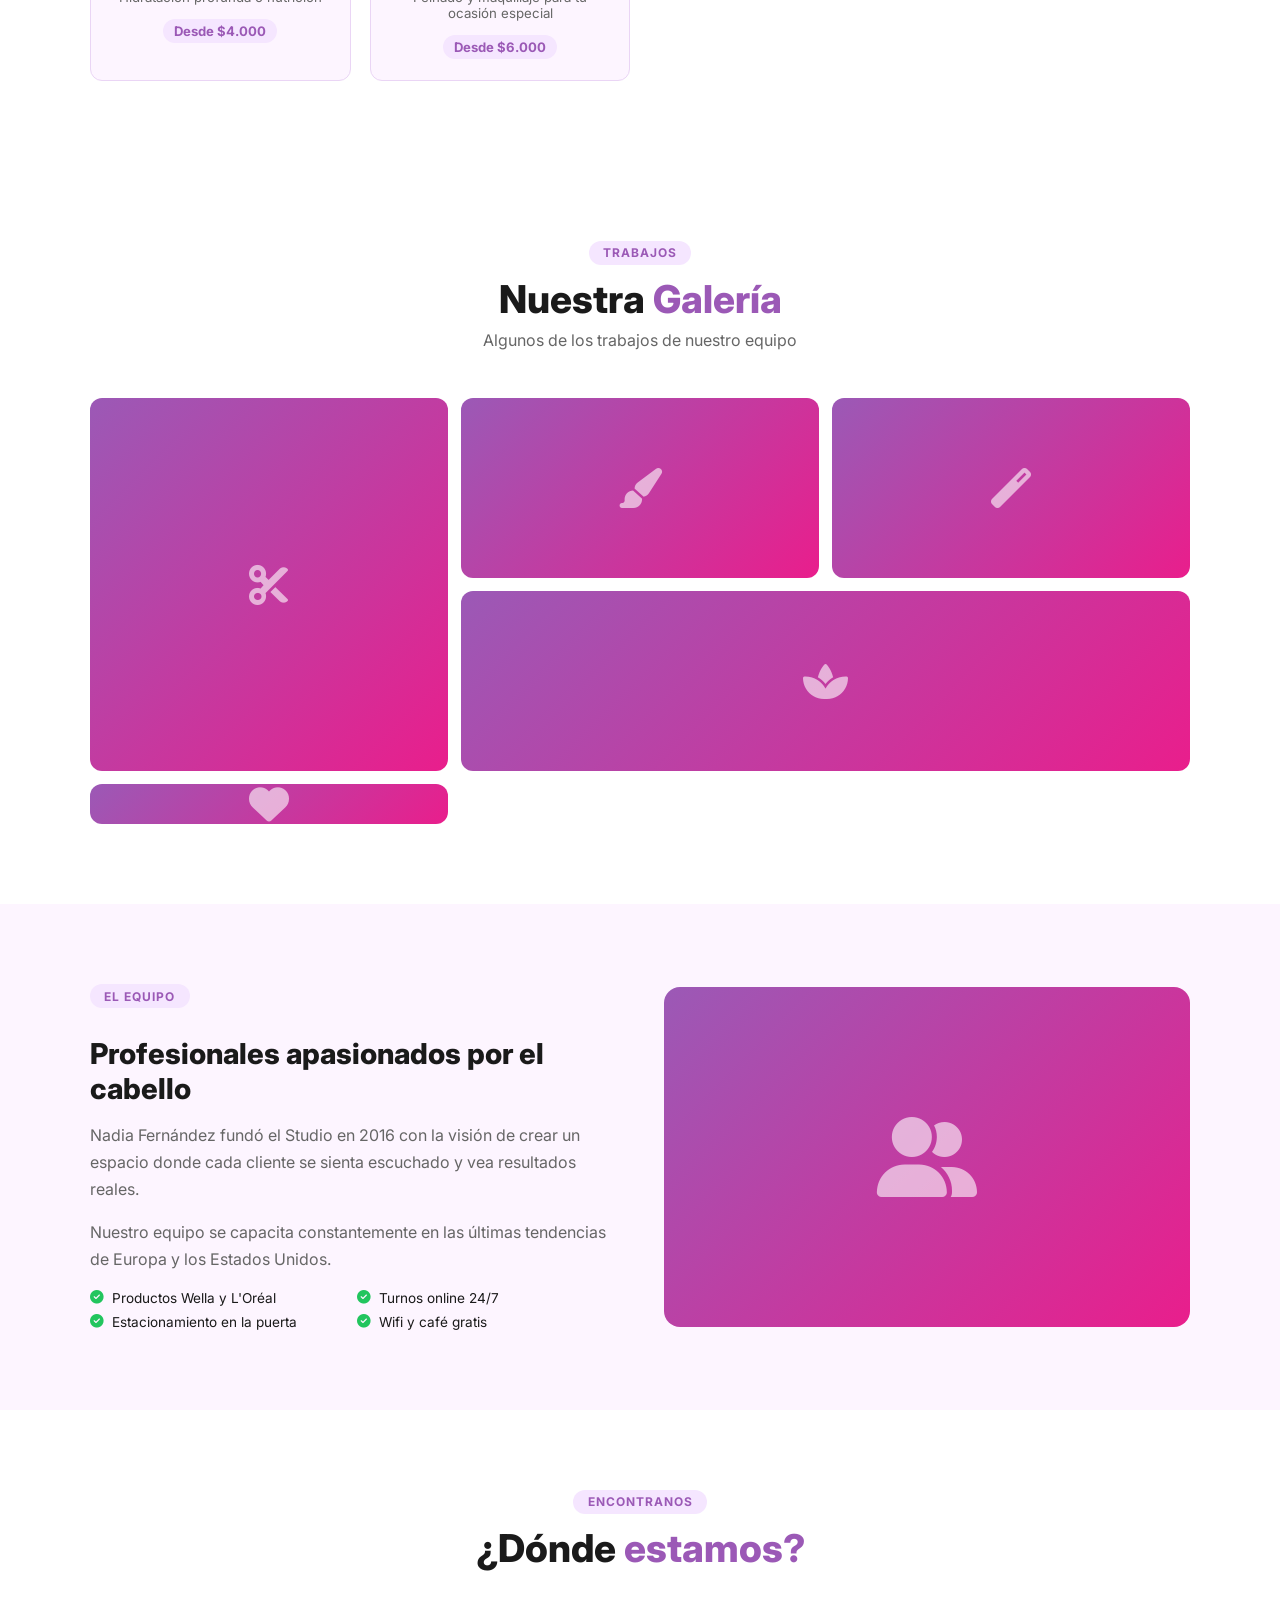
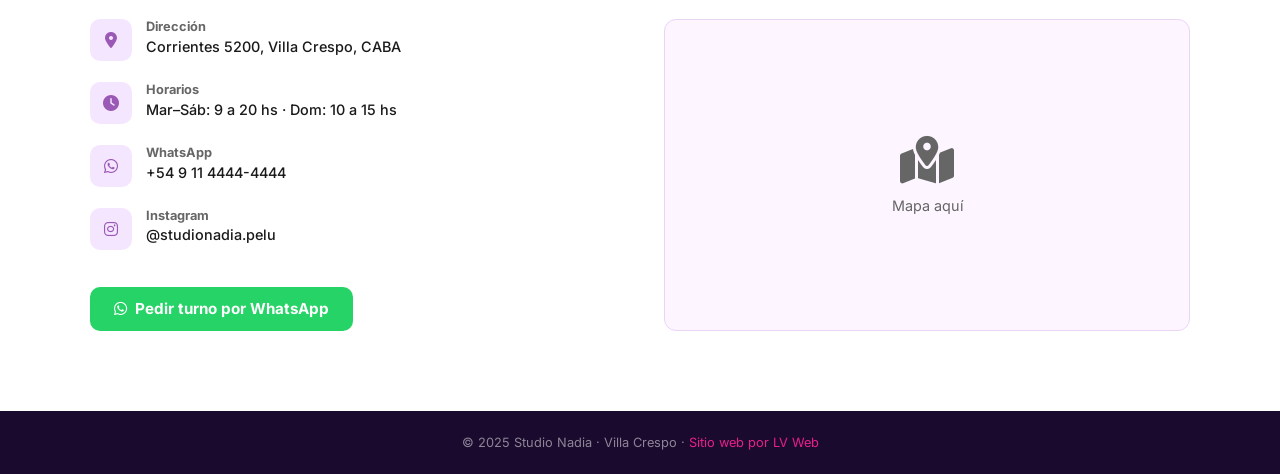
<file: demos/peluqueria/index.html>
<!DOCTYPE html>
<html lang="es">
<head>
  <meta charset="UTF-8" /><meta name="viewport" content="width=device-width, initial-scale=1.0" />
  <title>Studio Nadia — Peluquería</title>
  <link rel="stylesheet" href="style.css" />
  <link href="https://fonts.googleapis.com/css2?family=Inter:wght@300;400;500;600;700;800&display=swap" rel="stylesheet" />
  <link rel="stylesheet" href="https://cdnjs.cloudflare.com/ajax/libs/font-awesome/6.4.0/css/all.min.css" />
</head>
<body>
  <div class="demo-banner">🎨 Sitio de demostración — <a href="https://leonardovigorito.github.io/lv-web/" target="_blank">Quiero uno así para mi negocio</a></div>
  <nav id="navbar">
    <div class="logo">Studio <span>Nadia</span></div>
    <ul class="nav-links" id="nav-links">
      <li><a href="#servicios">Servicios</a></li>
      <li><a href="#galeria">Galería</a></li>
      <li><a href="#nosotros">Nosotros</a></li>
      <li><a href="#contacto">Contacto</a></li>
    </ul>
    <a href="https://wa.me/5491100000000" target="_blank" class="nav-cta"><i class="fab fa-whatsapp"></i> Turno</a>
    <button class="hamburger" id="hamburger"><i class="fas fa-bars"></i></button>
  </nav>

  <section class="hero">
    <div class="hero-content">
      <p class="hero-tag">✂️ Caballeros · Damas · Coloración</p>
      <h1>Tu nuevo look<br><span class="gradient">te espera aquí</span></h1>
      <p class="hero-sub">El mejor studio de peluquería en Villa Crespo. Usamos productos premium y técnicas de última tendencia para que te vayas sintiéndote increíble.</p>
      <div class="hero-btns">
        <a href="https://wa.me/5491100000000" target="_blank" class="btn btn-primary"><i class="fab fa-whatsapp"></i> Pedir turno</a>
        <a href="#servicios" class="btn btn-outline">Ver servicios</a>
      </div>
    </div>
    <div class="hero-img"><div class="hero-img-ph"><i class="fas fa-cut"></i></div></div>
  </section>

  <div class="stats-bar">
    <div class="stat"><strong>+800</strong><span>clientes felices</span></div>
    <div class="stat"><strong>8 años</strong><span>de experiencia</span></div>
    <div class="stat"><strong>4.9 ⭐</strong><span>en Google</span></div>
    <div class="stat"><strong>10+</strong><span>técnicas premium</span></div>
  </div>

  <section id="servicios" class="section">
    <div class="container">
      <div class="section-header"><span class="tag">Precios</span><h2>Nuestros <span class="accent">Servicios</span></h2></div>
      <div class="services-grid">
        <div class="srv-card"><div class="srv-icon"><i class="fas fa-cut"></i></div><h3>Corte damas</h3><p>Lavado, corte y secado con estilo</p><span class="price">Desde $3.500</span></div>
        <div class="srv-card featured"><div class="featured-tag">Popular</div><div class="srv-icon"><i class="fas fa-paint-brush"></i></div><h3>Coloración completa</h3><p>Tinte, mechas, balayage o babylights</p><span class="price">Desde $8.000</span></div>
        <div class="srv-card"><div class="srv-icon"><i class="fas fa-male"></i></div><h3>Corte caballero</h3><p>Corte clásico o moderno + arreglo de barba</p><span class="price">Desde $2.500</span></div>
        <div class="srv-card"><div class="srv-icon"><i class="fas fa-magic"></i></div><h3>Tratamiento keratina</h3><p>Alisado definitivo con keratina orgánica</p><span class="price">Desde $12.000</span></div>
        <div class="srv-card"><div class="srv-icon"><i class="fas fa-spa"></i></div><h3>Tratamiento capilar</h3><p>Hidratación profunda o nutrición</p><span class="price">Desde $4.000</span></div>
        <div class="srv-card"><div class="srv-icon"><i class="fas fa-heart"></i></div><h3>Look para eventos</h3><p>Peinado y maquillaje para tu ocasión especial</p><span class="price">Desde $6.000</span></div>
      </div>
    </div>
  </section>

  <section id="galeria" class="gallery section">
    <div class="container">
      <div class="section-header"><span class="tag">Trabajos</span><h2>Nuestra <span class="accent">Galería</span></h2><p>Algunos de los trabajos de nuestro equipo</p></div>
      <div class="gallery-grid">
        <div class="g-item g-tall"><div class="g-ph"><i class="fas fa-cut"></i></div></div>
        <div class="g-item"><div class="g-ph"><i class="fas fa-paint-brush"></i></div></div>
        <div class="g-item"><div class="g-ph"><i class="fas fa-magic"></i></div></div>
        <div class="g-item g-wide"><div class="g-ph"><i class="fas fa-spa"></i></div></div>
        <div class="g-item"><div class="g-ph"><i class="fas fa-heart"></i></div></div>
      </div>
    </div>
  </section>

  <section id="nosotros" class="about section">
    <div class="container about-grid">
      <div class="about-text">
        <span class="tag">El equipo</span>
        <h2>Profesionales apasionados por el cabello</h2>
        <p>Nadia Fernández fundó el Studio en 2016 con la visión de crear un espacio donde cada cliente se sienta escuchado y vea resultados reales.</p>
        <p>Nuestro equipo se capacita constantemente en las últimas tendencias de Europa y los Estados Unidos.</p>
        <div class="features">
          <div class="feat"><i class="fas fa-check-circle"></i> Productos Wella y L'Oréal</div>
          <div class="feat"><i class="fas fa-check-circle"></i> Turnos online 24/7</div>
          <div class="feat"><i class="fas fa-check-circle"></i> Estacionamiento en la puerta</div>
          <div class="feat"><i class="fas fa-check-circle"></i> Wifi y café gratis</div>
        </div>
      </div>
      <div class="about-img"><div class="img-ph"><i class="fas fa-user-friends"></i></div></div>
    </div>
  </section>

  <section id="contacto" class="contact section">
    <div class="container">
      <div class="section-header"><span class="tag">Encontranos</span><h2>¿Dónde <span class="accent">estamos?</span></h2></div>
      <div class="contact-grid">
        <div>
          <div class="c-item"><div class="c-icon"><i class="fas fa-map-marker-alt"></i></div><div><strong>Dirección</strong><span>Corrientes 5200, Villa Crespo, CABA</span></div></div>
          <div class="c-item"><div class="c-icon"><i class="fas fa-clock"></i></div><div><strong>Horarios</strong><span>Mar–Sáb: 9 a 20 hs · Dom: 10 a 15 hs</span></div></div>
          <div class="c-item"><div class="c-icon"><i class="fab fa-whatsapp"></i></div><div><strong>WhatsApp</strong><span>+54 9 11 4444-4444</span></div></div>
          <div class="c-item"><div class="c-icon"><i class="fab fa-instagram"></i></div><div><strong>Instagram</strong><span>@studionadia.pelu</span></div></div>
          <a href="https://wa.me/5491100000000" target="_blank" class="btn btn-wa"><i class="fab fa-whatsapp"></i> Pedir turno por WhatsApp</a>
        </div>
        <div class="map-box"><i class="fas fa-map-marked-alt"></i><span>Mapa aquí</span></div>
      </div>
    </div>
  </section>

  <footer><div class="container"><p>&copy; 2025 Studio Nadia · Villa Crespo · <a href="https://leonardovigorito.github.io/lv-web/" target="_blank">Sitio web por LV Web</a></p></div></footer>
  <a href="https://wa.me/5491100000000" target="_blank" class="wa-float"><i class="fab fa-whatsapp"></i></a>
  <script src="script.js"></script>
</body>
</html>
</file>
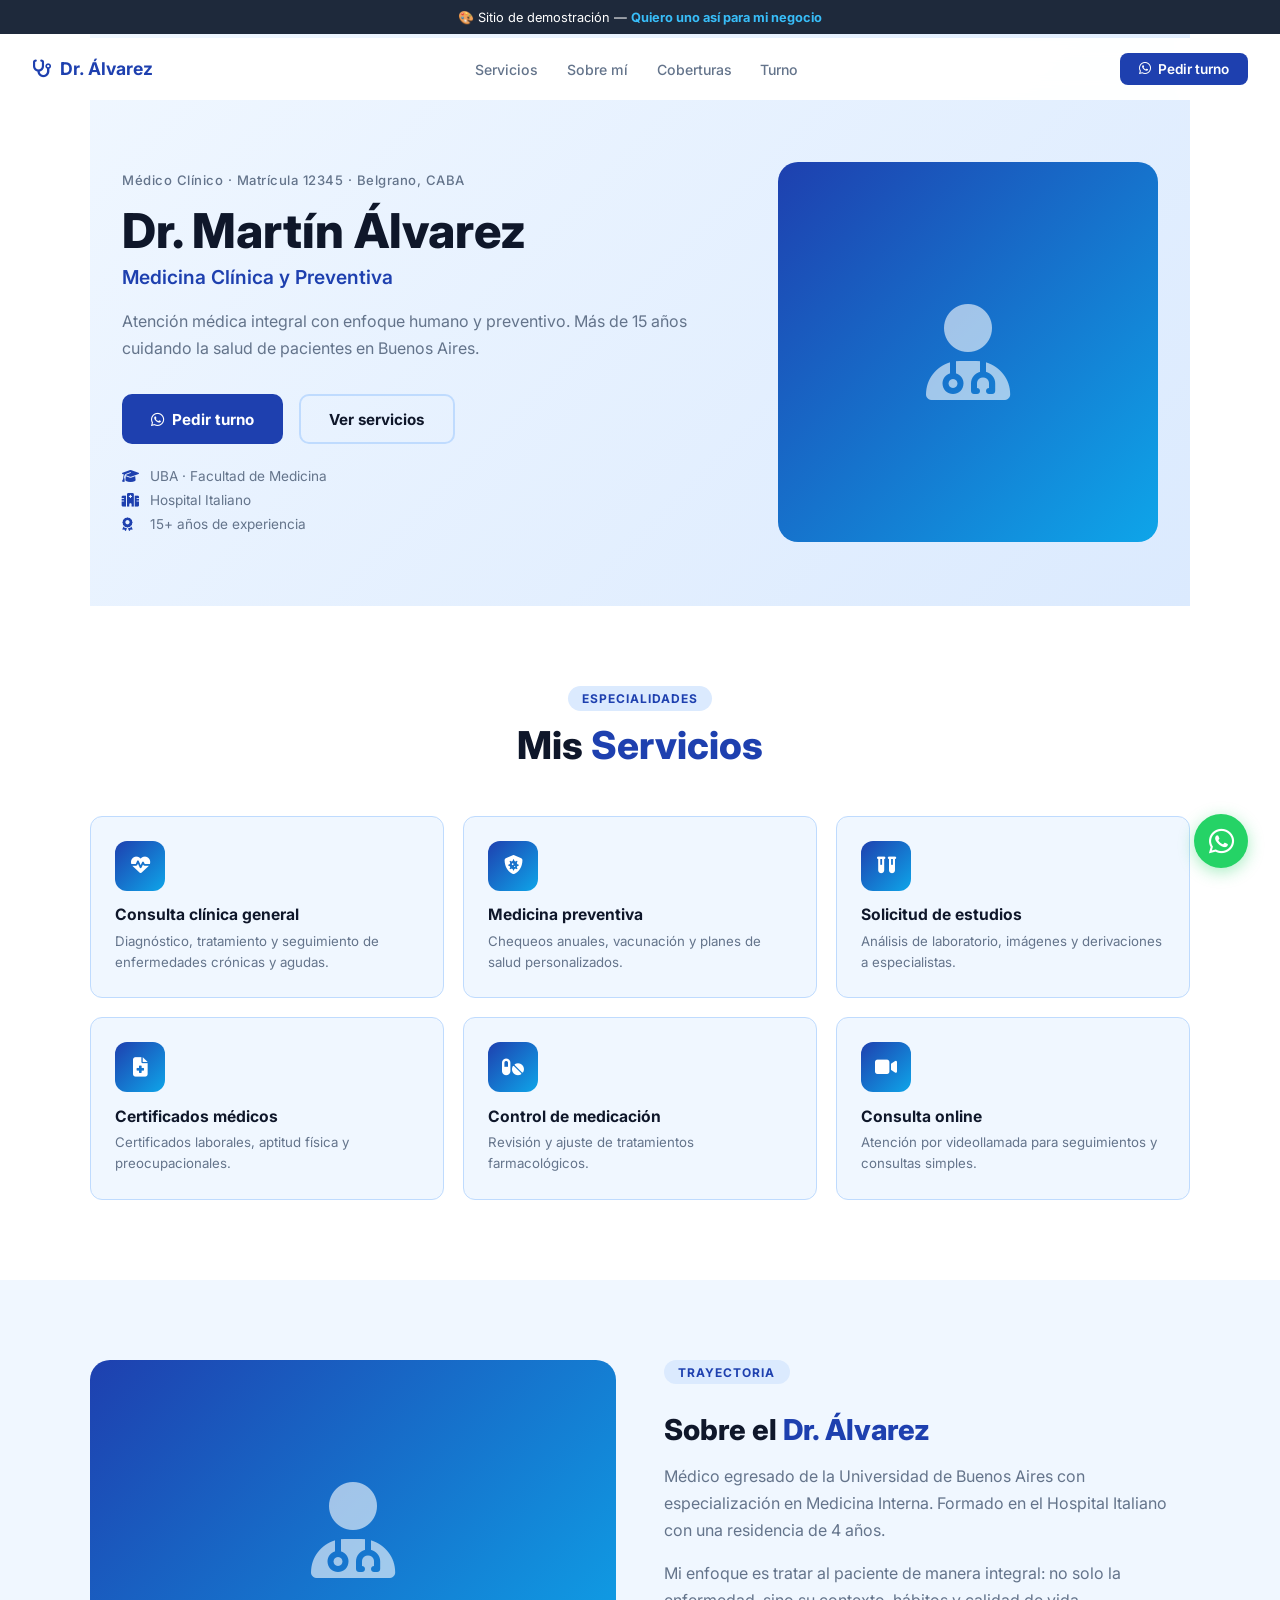
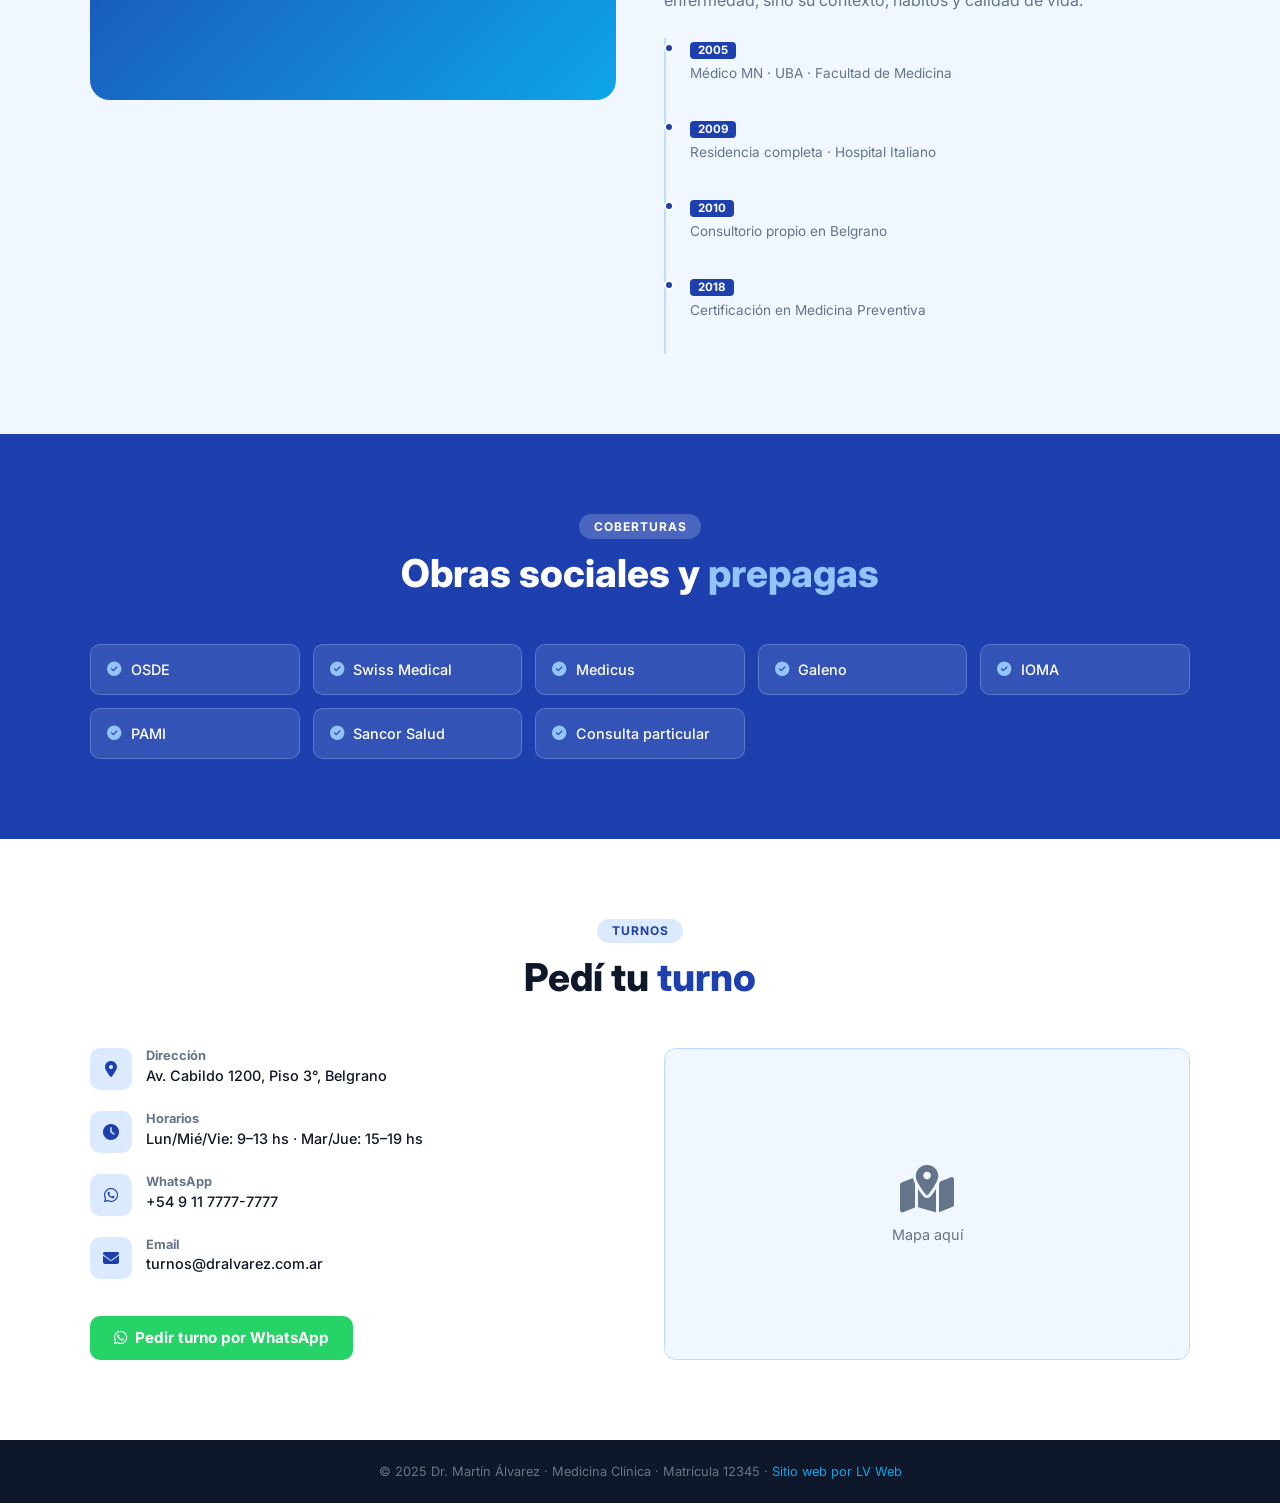
<file: demos/profesional/index.html>
<!DOCTYPE html>
<html lang="es">
<head>
  <meta charset="UTF-8"/><meta name="viewport" content="width=device-width,initial-scale=1.0"/>
  <title>Dr. Martín Álvarez — Médico Clínico</title>
  <link rel="stylesheet" href="style.css"/>
  <link href="https://fonts.googleapis.com/css2?family=Inter:wght@300;400;500;600;700;800&display=swap" rel="stylesheet"/>
  <link rel="stylesheet" href="https://cdnjs.cloudflare.com/ajax/libs/font-awesome/6.4.0/css/all.min.css"/>
</head>
<body>
  <div class="demo-banner">🎨 Sitio de demostración — <a href="https://leonardovigorito.github.io/lv-web/" target="_blank">Quiero uno así para mi negocio</a></div>
  <nav id="navbar">
    <div class="logo"><i class="fas fa-stethoscope"></i> Dr. Álvarez</div>
    <ul class="nav-links" id="nav-links">
      <li><a href="#servicios">Servicios</a></li>
      <li><a href="#sobre-mi">Sobre mí</a></li>
      <li><a href="#obras-sociales">Coberturas</a></li>
      <li><a href="#contacto">Turno</a></li>
    </ul>
    <a href="https://wa.me/5491100000000" target="_blank" class="nav-cta"><i class="fab fa-whatsapp"></i> Pedir turno</a>
    <button class="hamburger" id="hamburger"><i class="fas fa-bars"></i></button>
  </nav>

  <section class="hero">
    <div class="hero-content">
      <p class="hero-tag">Médico Clínico · Matrícula 12345 · Belgrano, CABA</p>
      <h1>Dr. Martín Álvarez</h1>
      <h2 class="hero-subtitle">Medicina Clínica y Preventiva</h2>
      <p class="hero-sub">Atención médica integral con enfoque humano y preventivo. Más de 15 años cuidando la salud de pacientes en Buenos Aires.</p>
      <div class="hero-btns">
        <a href="https://wa.me/5491100000000" target="_blank" class="btn btn-primary"><i class="fab fa-whatsapp"></i> Pedir turno</a>
        <a href="#servicios" class="btn btn-outline-dark">Ver servicios</a>
      </div>
      <div class="hero-credentials">
        <div class="cred"><i class="fas fa-graduation-cap"></i><span>UBA · Facultad de Medicina</span></div>
        <div class="cred"><i class="fas fa-hospital"></i><span>Hospital Italiano</span></div>
        <div class="cred"><i class="fas fa-award"></i><span>15+ años de experiencia</span></div>
      </div>
    </div>
    <div class="hero-img"><div class="hero-ph"><i class="fas fa-user-md"></i></div></div>
  </section>

  <section id="servicios" class="section">
    <div class="container">
      <div class="section-header"><span class="tag">Especialidades</span><h2>Mis <span class="accent">Servicios</span></h2></div>
      <div class="srv-grid">
        <div class="srv-card"><div class="srv-icon"><i class="fas fa-heartbeat"></i></div><h3>Consulta clínica general</h3><p>Diagnóstico, tratamiento y seguimiento de enfermedades crónicas y agudas.</p></div>
        <div class="srv-card"><div class="srv-icon"><i class="fas fa-shield-virus"></i></div><h3>Medicina preventiva</h3><p>Chequeos anuales, vacunación y planes de salud personalizados.</p></div>
        <div class="srv-card"><div class="srv-icon"><i class="fas fa-vials"></i></div><h3>Solicitud de estudios</h3><p>Análisis de laboratorio, imágenes y derivaciones a especialistas.</p></div>
        <div class="srv-card"><div class="srv-icon"><i class="fas fa-file-medical"></i></div><h3>Certificados médicos</h3><p>Certificados laborales, aptitud física y preocupacionales.</p></div>
        <div class="srv-card"><div class="srv-icon"><i class="fas fa-pills"></i></div><h3>Control de medicación</h3><p>Revisión y ajuste de tratamientos farmacológicos.</p></div>
        <div class="srv-card"><div class="srv-icon"><i class="fas fa-video"></i></div><h3>Consulta online</h3><p>Atención por videollamada para seguimientos y consultas simples.</p></div>
      </div>
    </div>
  </section>

  <section id="sobre-mi" class="about section">
    <div class="container about-grid">
      <div class="about-img-ph"><i class="fas fa-user-md"></i></div>
      <div>
        <span class="tag">Trayectoria</span>
        <h2>Sobre el <span class="accent">Dr. Álvarez</span></h2>
        <p>Médico egresado de la Universidad de Buenos Aires con especialización en Medicina Interna. Formado en el Hospital Italiano con una residencia de 4 años.</p>
        <p>Mi enfoque es tratar al paciente de manera integral: no solo la enfermedad, sino su contexto, hábitos y calidad de vida.</p>
        <div class="timeline">
          <div class="tl-item"><span class="tl-year">2005</span><p>Médico MN · UBA · Facultad de Medicina</p></div>
          <div class="tl-item"><span class="tl-year">2009</span><p>Residencia completa · Hospital Italiano</p></div>
          <div class="tl-item"><span class="tl-year">2010</span><p>Consultorio propio en Belgrano</p></div>
          <div class="tl-item"><span class="tl-year">2018</span><p>Certificación en Medicina Preventiva</p></div>
        </div>
      </div>
    </div>
  </section>

  <section id="obras-sociales" class="coberturas section">
    <div class="container">
      <div class="section-header"><span class="tag">Coberturas</span><h2>Obras sociales y <span class="accent">prepagas</span></h2></div>
      <div class="coberturas-grid">
        <div class="cob-item"><i class="fas fa-check-circle"></i> OSDE</div>
        <div class="cob-item"><i class="fas fa-check-circle"></i> Swiss Medical</div>
        <div class="cob-item"><i class="fas fa-check-circle"></i> Medicus</div>
        <div class="cob-item"><i class="fas fa-check-circle"></i> Galeno</div>
        <div class="cob-item"><i class="fas fa-check-circle"></i> IOMA</div>
        <div class="cob-item"><i class="fas fa-check-circle"></i> PAMI</div>
        <div class="cob-item"><i class="fas fa-check-circle"></i> Sancor Salud</div>
        <div class="cob-item"><i class="fas fa-check-circle"></i> Consulta particular</div>
      </div>
    </div>
  </section>

  <section id="contacto" class="contact section">
    <div class="container">
      <div class="section-header"><span class="tag">Turnos</span><h2>Pedí tu <span class="accent">turno</span></h2></div>
      <div class="contact-grid">
        <div>
          <div class="c-item"><div class="c-icon"><i class="fas fa-map-marker-alt"></i></div><div><strong>Dirección</strong><span>Av. Cabildo 1200, Piso 3°, Belgrano</span></div></div>
          <div class="c-item"><div class="c-icon"><i class="fas fa-clock"></i></div><div><strong>Horarios</strong><span>Lun/Mié/Vie: 9–13 hs · Mar/Jue: 15–19 hs</span></div></div>
          <div class="c-item"><div class="c-icon"><i class="fab fa-whatsapp"></i></div><div><strong>WhatsApp</strong><span>+54 9 11 7777-7777</span></div></div>
          <div class="c-item"><div class="c-icon"><i class="fas fa-envelope"></i></div><div><strong>Email</strong><span>turnos@dralvarez.com.ar</span></div></div>
          <a href="https://wa.me/5491100000000" target="_blank" class="btn btn-wa"><i class="fab fa-whatsapp"></i> Pedir turno por WhatsApp</a>
        </div>
        <div class="map-box"><i class="fas fa-map-marked-alt"></i><span>Mapa aquí</span></div>
      </div>
    </div>
  </section>

  <footer><div class="container"><p>&copy; 2025 Dr. Martín Álvarez · Medicina Clínica · Matrícula 12345 · <a href="https://leonardovigorito.github.io/lv-web/" target="_blank">Sitio web por LV Web</a></p></div></footer>
  <a href="https://wa.me/5491100000000" target="_blank" class="wa-float"><i class="fab fa-whatsapp"></i></a>
  <script src="script.js"></script>
</body>
</html>
</file>
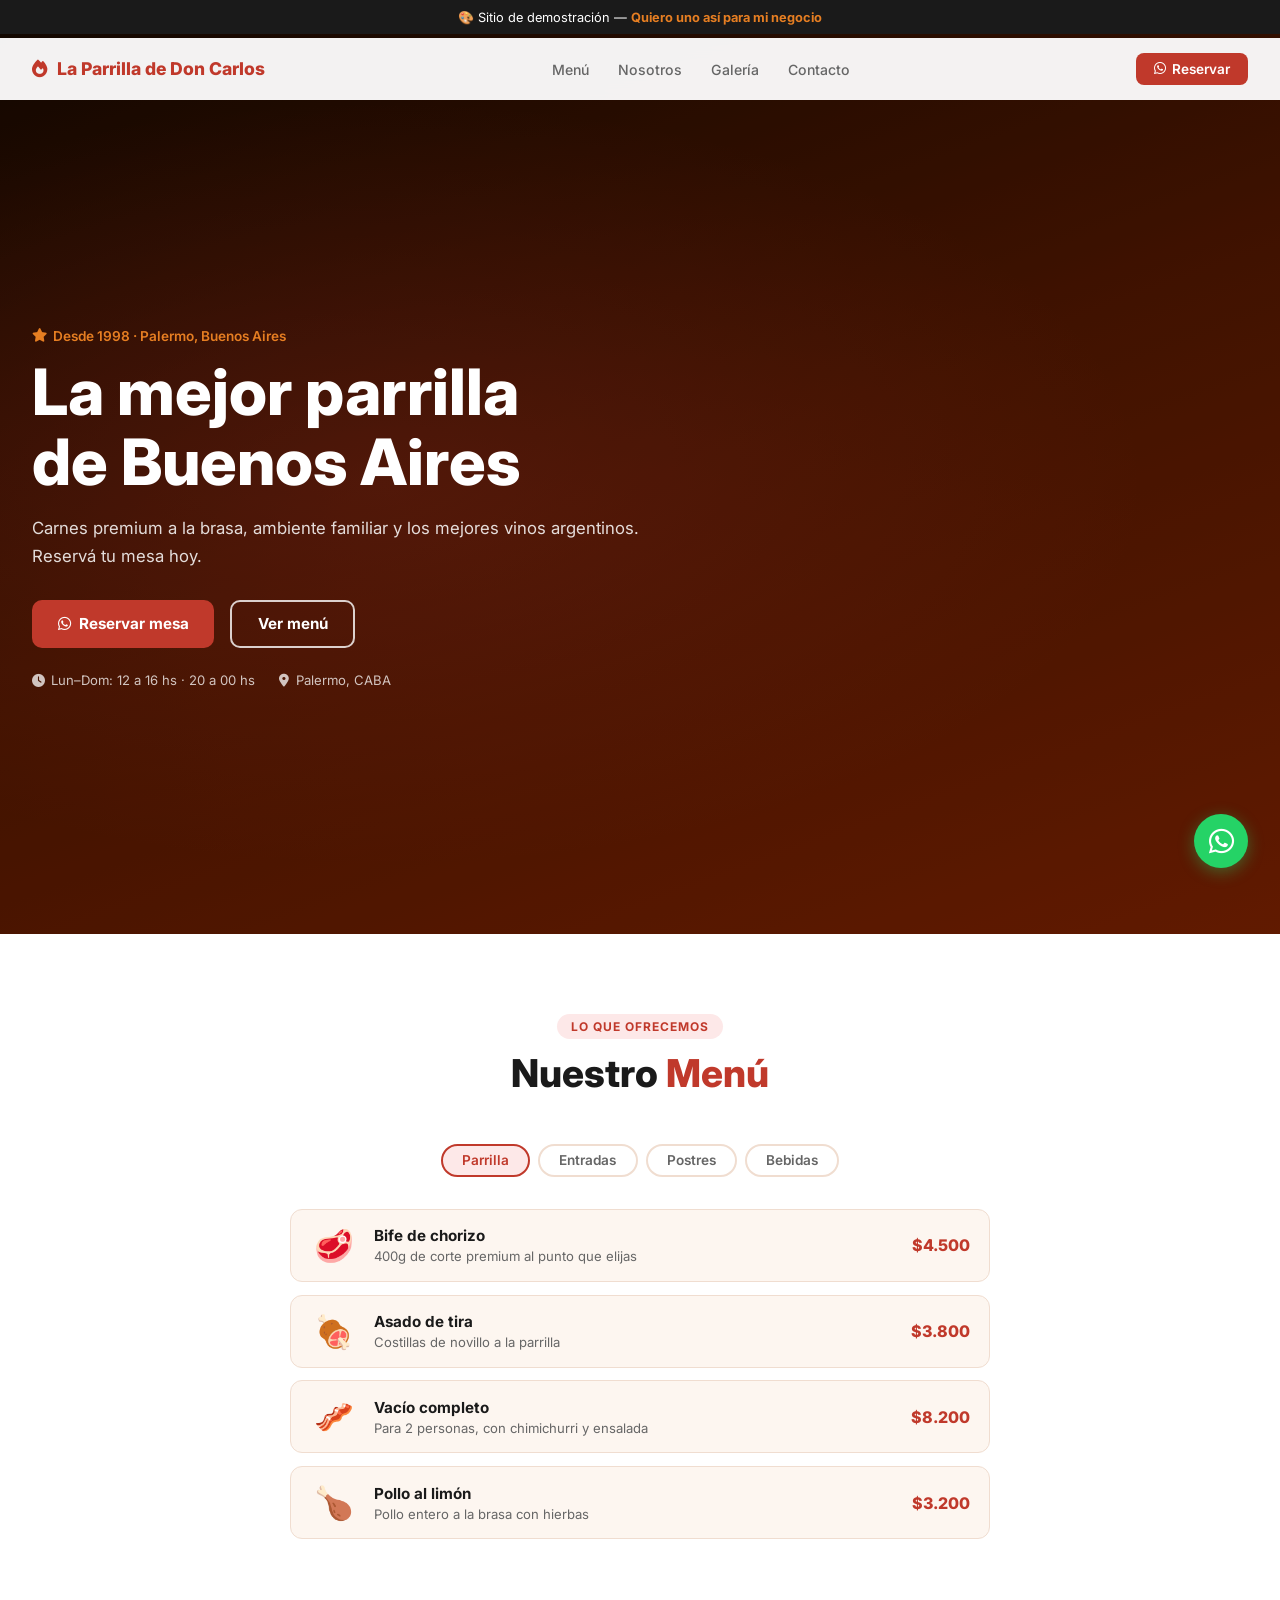
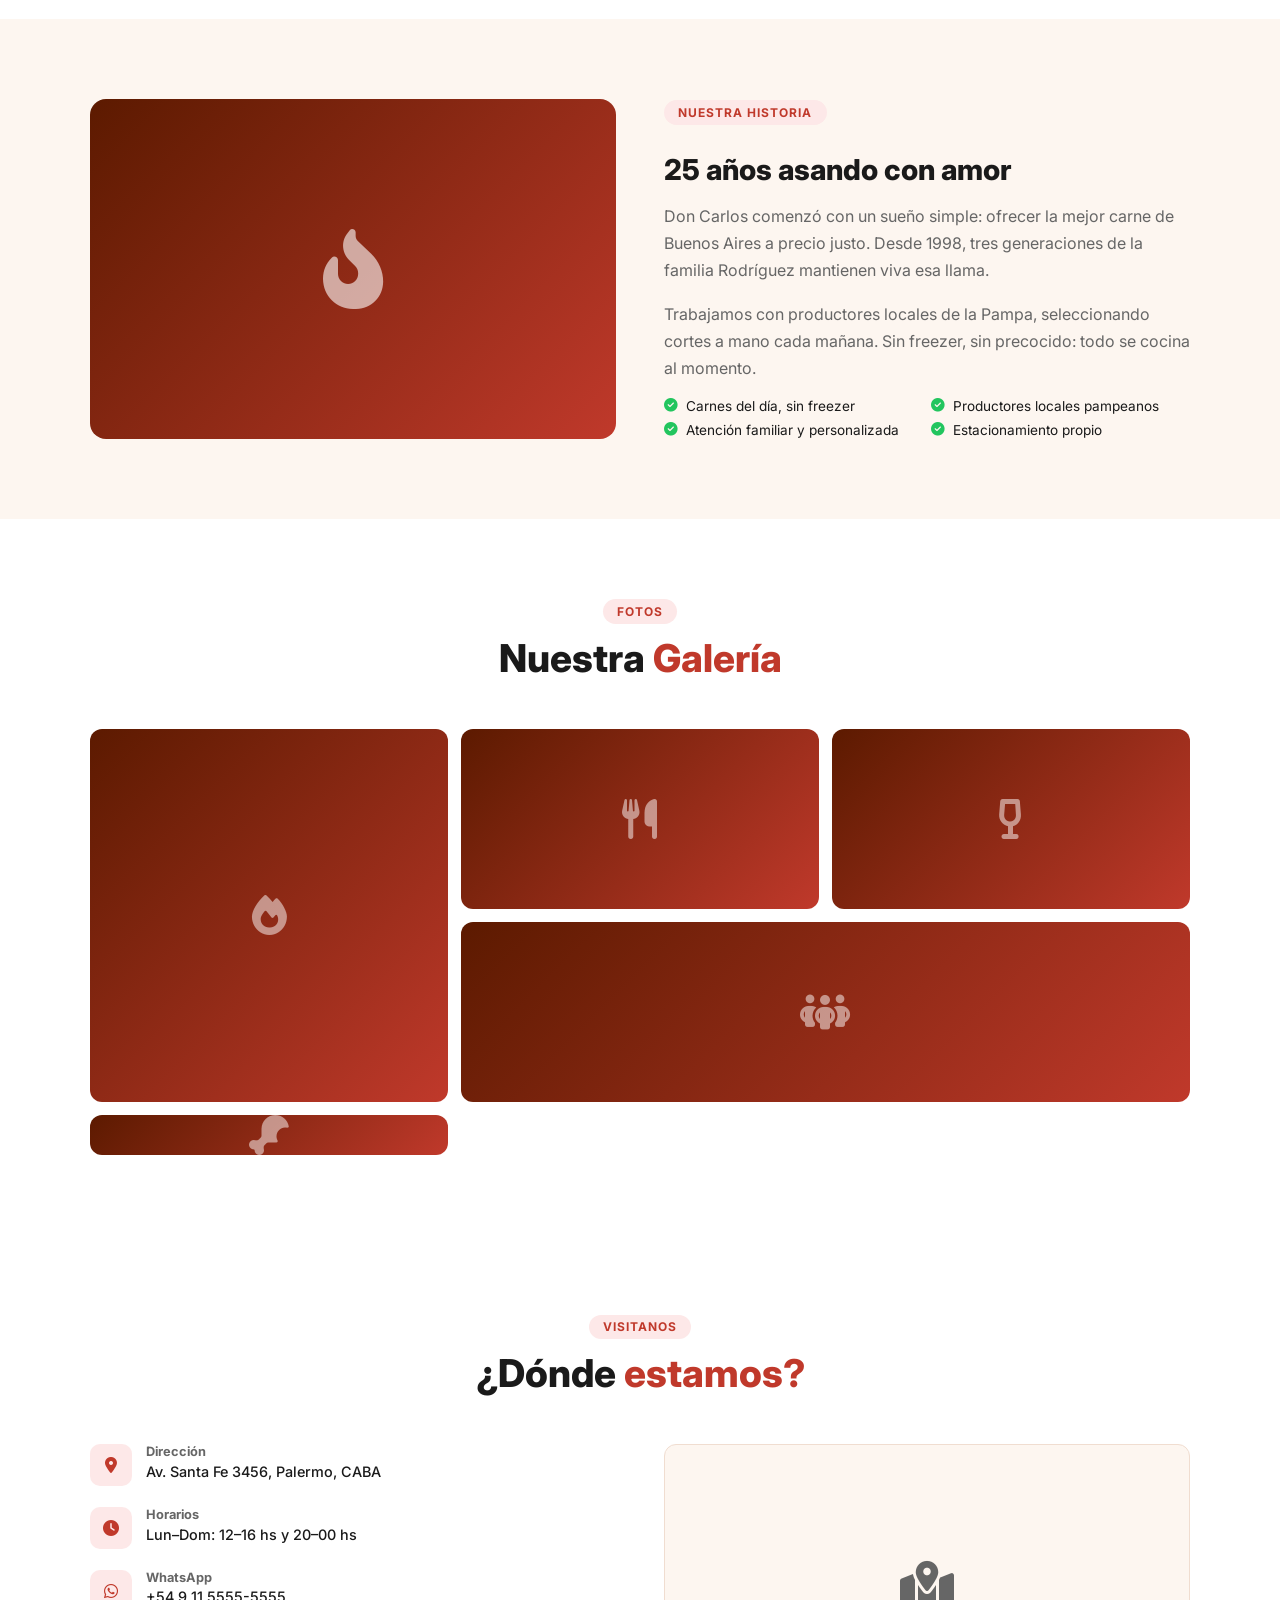
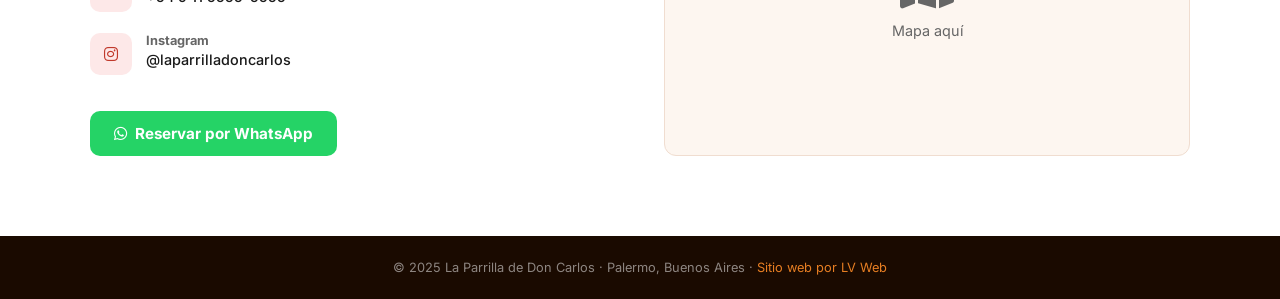
<file: demos/restaurante/index.html>
<!DOCTYPE html>
<html lang="es">
<head>
  <meta charset="UTF-8" />
  <meta name="viewport" content="width=device-width, initial-scale=1.0" />
  <title>La Parrilla de Don Carlos</title>
  <link rel="stylesheet" href="style.css" />
  <link href="https://fonts.googleapis.com/css2?family=Inter:wght@300;400;500;600;700;800&display=swap" rel="stylesheet" />
  <link rel="stylesheet" href="https://cdnjs.cloudflare.com/ajax/libs/font-awesome/6.4.0/css/all.min.css" />
</head>
<body>
  <div class="demo-banner">🎨 Sitio de demostración — <a href="https://leonardovigorito.github.io/lv-web/" target="_blank">Quiero uno así para mi negocio</a></div>

  <nav id="navbar">
    <div class="logo"><i class="fas fa-fire"></i> La Parrilla de Don Carlos</div>
    <ul class="nav-links" id="nav-links">
      <li><a href="#menu">Menú</a></li>
      <li><a href="#nosotros">Nosotros</a></li>
      <li><a href="#galeria">Galería</a></li>
      <li><a href="#contacto">Contacto</a></li>
    </ul>
    <a href="https://wa.me/5491100000000" target="_blank" class="nav-cta"><i class="fab fa-whatsapp"></i> Reservar</a>
    <button class="hamburger" id="hamburger"><i class="fas fa-bars"></i></button>
  </nav>

  <section class="hero">
    <div class="hero-overlay"></div>
    <div class="hero-content">
      <p class="hero-tag"><i class="fas fa-star"></i> Desde 1998 · Palermo, Buenos Aires</p>
      <h1>La mejor parrilla<br>de Buenos Aires</h1>
      <p class="hero-sub">Carnes premium a la brasa, ambiente familiar y los mejores vinos argentinos. Reservá tu mesa hoy.</p>
      <div class="hero-btns">
        <a href="https://wa.me/5491100000000" target="_blank" class="btn btn-primary"><i class="fab fa-whatsapp"></i> Reservar mesa</a>
        <a href="#menu" class="btn btn-outline">Ver menú</a>
      </div>
      <div class="hero-info">
        <span><i class="fas fa-clock"></i> Lun–Dom: 12 a 16 hs · 20 a 00 hs</span>
        <span><i class="fas fa-map-marker-alt"></i> Palermo, CABA</span>
      </div>
    </div>
  </section>

  <section id="menu" class="section">
    <div class="container">
      <div class="section-header">
        <span class="tag">Lo que ofrecemos</span>
        <h2>Nuestro <span class="accent">Menú</span></h2>
      </div>
      <div class="menu-tabs">
        <button class="tab-btn active" onclick="showTab('parrilla')">Parrilla</button>
        <button class="tab-btn" onclick="showTab('entradas')">Entradas</button>
        <button class="tab-btn" onclick="showTab('postres')">Postres</button>
        <button class="tab-btn" onclick="showTab('bebidas')">Bebidas</button>
      </div>
      <div class="menu-grid" id="tab-parrilla">
        <div class="menu-item"><div class="menu-icon">🥩</div><div><h3>Bife de chorizo</h3><p>400g de corte premium al punto que elijas</p></div><span class="price">$4.500</span></div>
        <div class="menu-item"><div class="menu-icon">🍖</div><div><h3>Asado de tira</h3><p>Costillas de novillo a la parrilla</p></div><span class="price">$3.800</span></div>
        <div class="menu-item"><div class="menu-icon">🥓</div><div><h3>Vacío completo</h3><p>Para 2 personas, con chimichurri y ensalada</p></div><span class="price">$8.200</span></div>
        <div class="menu-item"><div class="menu-icon">🍗</div><div><h3>Pollo al limón</h3><p>Pollo entero a la brasa con hierbas</p></div><span class="price">$3.200</span></div>
      </div>
      <div class="menu-grid hidden" id="tab-entradas">
        <div class="menu-item"><div class="menu-icon">🧀</div><div><h3>Tabla de fiambres</h3><p>Selección de quesos y embutidos</p></div><span class="price">$2.800</span></div>
        <div class="menu-item"><div class="menu-icon">🫀</div><div><h3>Mollejas grilladas</h3><p>Con limón y perejil fresco</p></div><span class="price">$2.200</span></div>
      </div>
      <div class="menu-grid hidden" id="tab-postres">
        <div class="menu-item"><div class="menu-icon">🍮</div><div><h3>Flan casero</h3><p>Con crema y dulce de leche</p></div><span class="price">$900</span></div>
        <div class="menu-item"><div class="menu-icon">🍨</div><div><h3>Helado artesanal</h3><p>2 gustos con salsa de chocolate</p></div><span class="price">$1.100</span></div>
      </div>
      <div class="menu-grid hidden" id="tab-bebidas">
        <div class="menu-item"><div class="menu-icon">🍷</div><div><h3>Vino Malbec</h3><p>Botella 750ml — Mendoza</p></div><span class="price">$3.500</span></div>
        <div class="menu-item"><div class="menu-icon">🍺</div><div><h3>Cerveza artesanal</h3><p>Chopera 500ml</p></div><span class="price">$1.200</span></div>
      </div>
    </div>
  </section>

  <section id="nosotros" class="about section">
    <div class="container about-grid">
      <div class="about-img"><div class="img-box"><i class="fas fa-fire-alt"></i></div></div>
      <div class="about-text">
        <span class="tag">Nuestra historia</span>
        <h2>25 años asando con amor</h2>
        <p>Don Carlos comenzó con un sueño simple: ofrecer la mejor carne de Buenos Aires a precio justo. Desde 1998, tres generaciones de la familia Rodríguez mantienen viva esa llama.</p>
        <p>Trabajamos con productores locales de la Pampa, seleccionando cortes a mano cada mañana. Sin freezer, sin precocido: todo se cocina al momento.</p>
        <div class="features">
          <div class="feat"><i class="fas fa-check-circle"></i> Carnes del día, sin freezer</div>
          <div class="feat"><i class="fas fa-check-circle"></i> Productores locales pampeanos</div>
          <div class="feat"><i class="fas fa-check-circle"></i> Atención familiar y personalizada</div>
          <div class="feat"><i class="fas fa-check-circle"></i> Estacionamiento propio</div>
        </div>
      </div>
    </div>
  </section>

  <section id="galeria" class="gallery section">
    <div class="container">
      <div class="section-header"><span class="tag">Fotos</span><h2>Nuestra <span class="accent">Galería</span></h2></div>
      <div class="gallery-grid">
        <div class="g-item g-tall"><div class="g-ph"><i class="fas fa-fire"></i></div></div>
        <div class="g-item"><div class="g-ph"><i class="fas fa-utensils"></i></div></div>
        <div class="g-item"><div class="g-ph"><i class="fas fa-wine-glass-alt"></i></div></div>
        <div class="g-item g-wide"><div class="g-ph"><i class="fas fa-people-group"></i></div></div>
        <div class="g-item"><div class="g-ph"><i class="fas fa-drumstick-bite"></i></div></div>
      </div>
    </div>
  </section>

  <section id="contacto" class="contact section">
    <div class="container">
      <div class="section-header"><span class="tag">Visitanos</span><h2>¿Dónde <span class="accent">estamos?</span></h2></div>
      <div class="contact-grid">
        <div>
          <div class="c-item"><div class="c-icon"><i class="fas fa-map-marker-alt"></i></div><div><strong>Dirección</strong><span>Av. Santa Fe 3456, Palermo, CABA</span></div></div>
          <div class="c-item"><div class="c-icon"><i class="fas fa-clock"></i></div><div><strong>Horarios</strong><span>Lun–Dom: 12–16 hs y 20–00 hs</span></div></div>
          <div class="c-item"><div class="c-icon"><i class="fab fa-whatsapp"></i></div><div><strong>WhatsApp</strong><span>+54 9 11 5555-5555</span></div></div>
          <div class="c-item"><div class="c-icon"><i class="fab fa-instagram"></i></div><div><strong>Instagram</strong><span>@laparrilladoncarlos</span></div></div>
          <a href="https://wa.me/5491100000000" target="_blank" class="btn btn-wa"><i class="fab fa-whatsapp"></i> Reservar por WhatsApp</a>
        </div>
        <div class="map-box"><i class="fas fa-map-marked-alt"></i><span>Mapa aquí</span></div>
      </div>
    </div>
  </section>

  <footer><div class="container"><p>&copy; 2025 La Parrilla de Don Carlos · Palermo, Buenos Aires · <a href="https://leonardovigorito.github.io/lv-web/" target="_blank">Sitio web por LV Web</a></p></div></footer>
  <a href="https://wa.me/5491100000000" target="_blank" class="wa-float"><i class="fab fa-whatsapp"></i></a>
  <script src="script.js"></script>
</body>
</html>
</file>
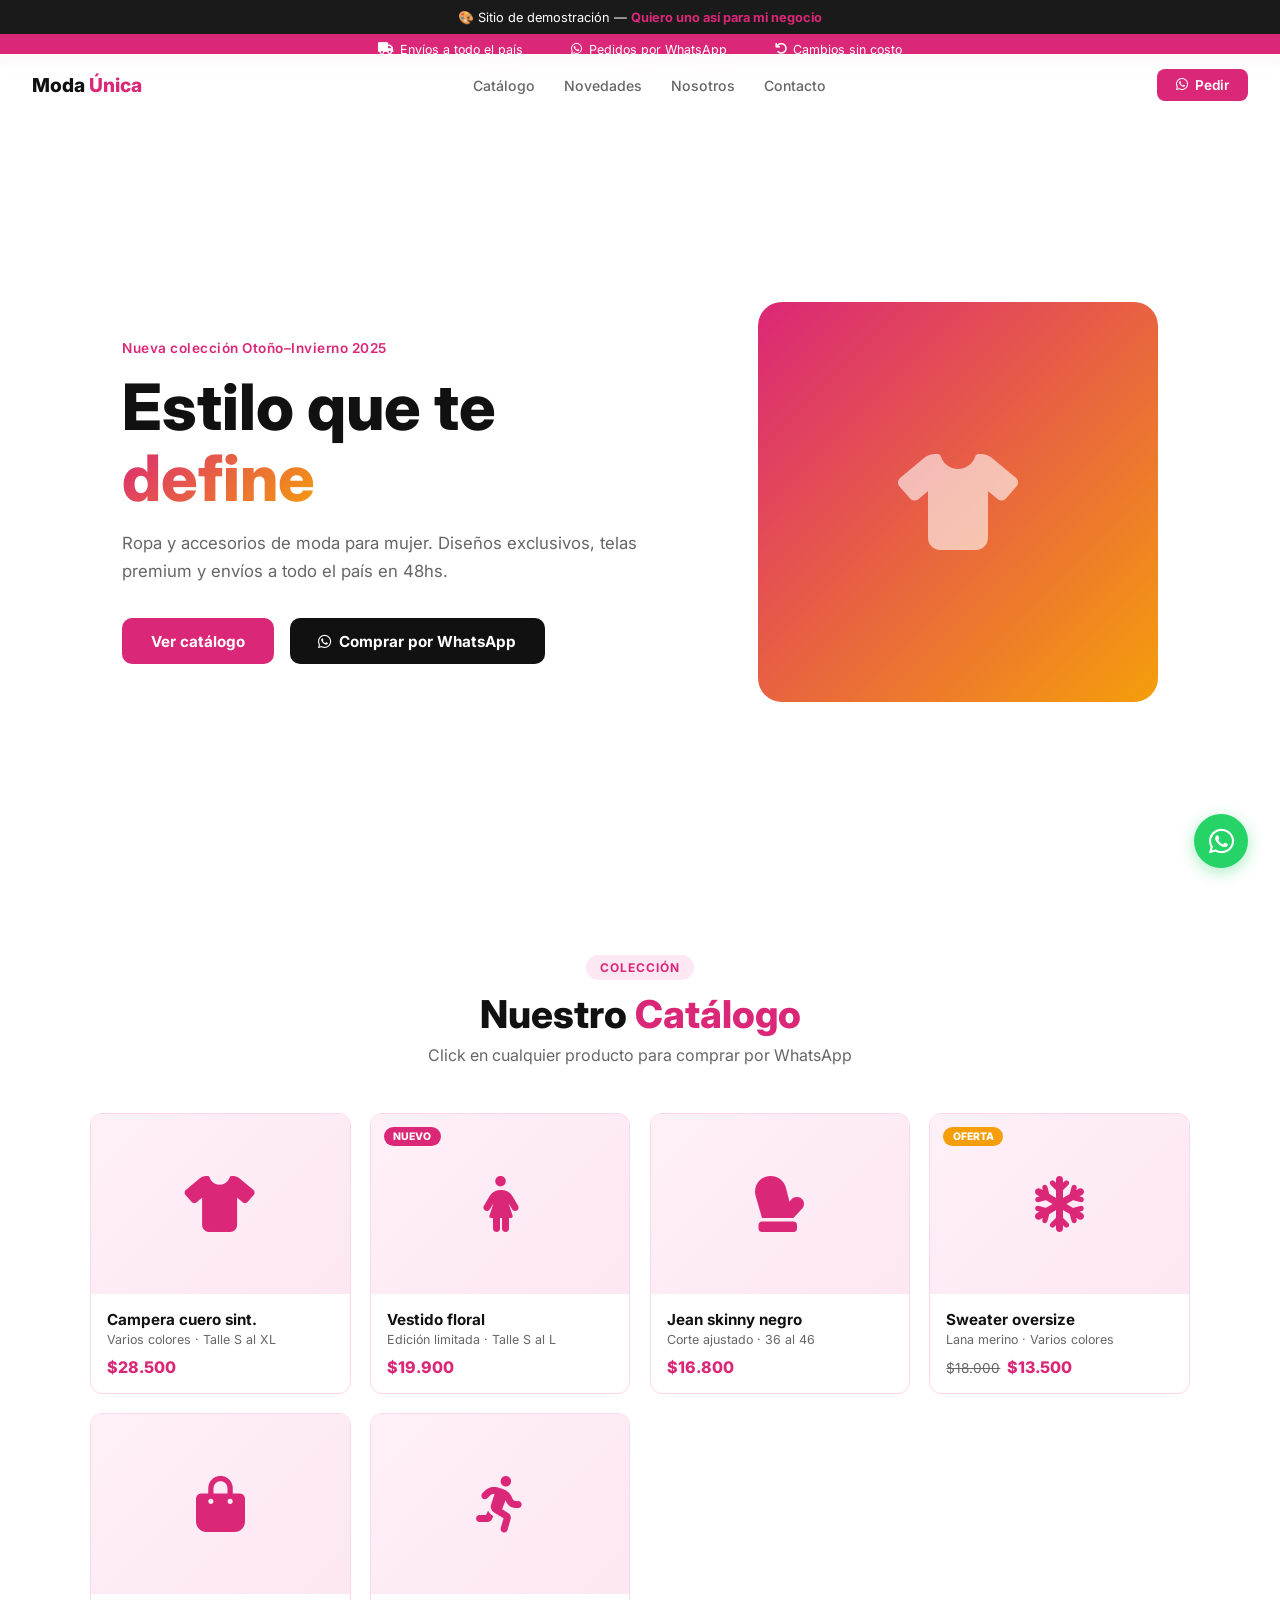
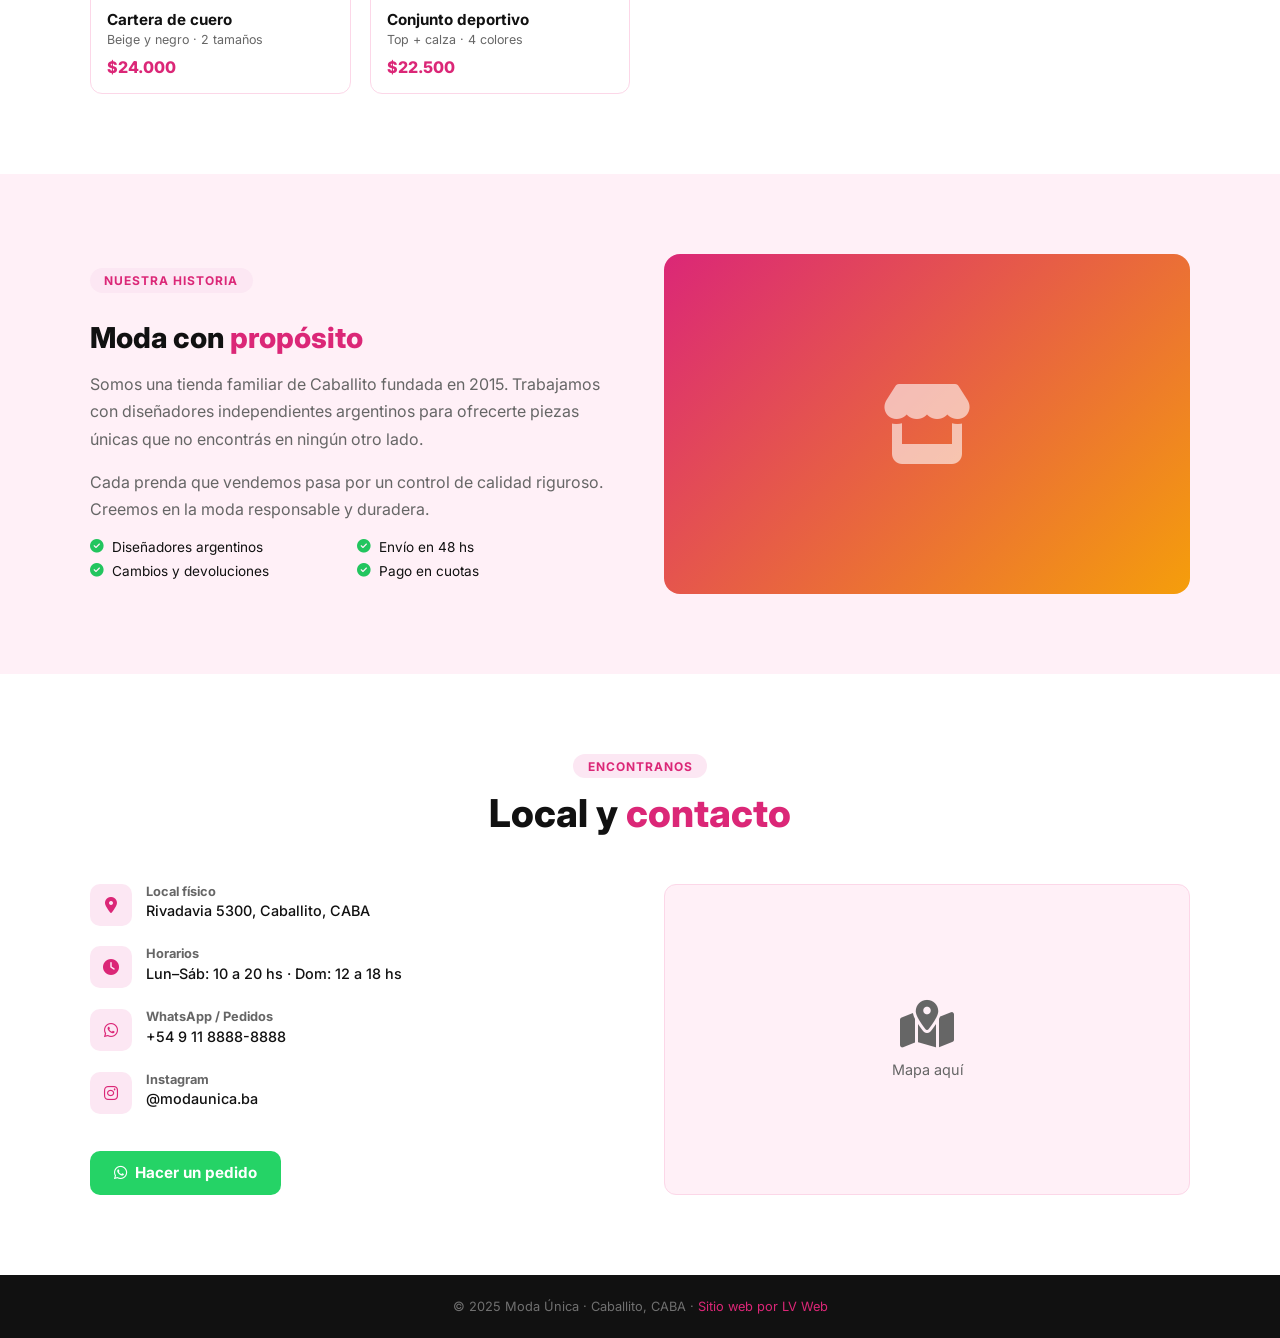
<file: demos/tienda/index.html>
<!DOCTYPE html>
<html lang="es">
<head>
  <meta charset="UTF-8"/><meta name="viewport" content="width=device-width,initial-scale=1.0"/>
  <title>Moda Única — Ropa y Accesorios</title>
  <link rel="stylesheet" href="style.css"/>
  <link href="https://fonts.googleapis.com/css2?family=Inter:wght@300;400;500;600;700;800&display=swap" rel="stylesheet"/>
  <link rel="stylesheet" href="https://cdnjs.cloudflare.com/ajax/libs/font-awesome/6.4.0/css/all.min.css"/>
</head>
<body>
  <div class="demo-banner">🎨 Sitio de demostración — <a href="https://leonardovigorito.github.io/lv-web/" target="_blank">Quiero uno así para mi negocio</a></div>
  <div class="top-bar"><span><i class="fas fa-truck"></i> Envíos a todo el país</span><span><i class="fab fa-whatsapp"></i> Pedidos por WhatsApp</span><span><i class="fas fa-undo"></i> Cambios sin costo</span></div>
  <nav id="navbar">
    <div class="logo">Moda <span>Única</span></div>
    <ul class="nav-links" id="nav-links">
      <li><a href="#catalogo">Catálogo</a></li>
      <li><a href="#novedades">Novedades</a></li>
      <li><a href="#nosotros">Nosotros</a></li>
      <li><a href="#contacto">Contacto</a></li>
    </ul>
    <a href="https://wa.me/5491100000000" target="_blank" class="nav-cta"><i class="fab fa-whatsapp"></i> Pedir</a>
    <button class="hamburger" id="hamburger"><i class="fas fa-bars"></i></button>
  </nav>

  <section class="hero">
    <div class="hero-content">
      <p class="hero-tag">Nueva colección Otoño–Invierno 2025</p>
      <h1>Estilo que te<br><span class="gradient">define</span></h1>
      <p class="hero-sub">Ropa y accesorios de moda para mujer. Diseños exclusivos, telas premium y envíos a todo el país en 48hs.</p>
      <div class="hero-btns">
        <a href="#catalogo" class="btn btn-primary">Ver catálogo</a>
        <a href="https://wa.me/5491100000000" target="_blank" class="btn btn-wa-hero"><i class="fab fa-whatsapp"></i> Comprar por WhatsApp</a>
      </div>
    </div>
    <div class="hero-img"><div class="hero-ph"><i class="fas fa-tshirt"></i></div></div>
  </section>

  <section id="catalogo" class="section">
    <div class="container">
      <div class="section-header"><span class="tag">Colección</span><h2>Nuestro <span class="accent">Catálogo</span></h2><p>Click en cualquier producto para comprar por WhatsApp</p></div>
      <div class="products-grid">
        <div class="product-card" onclick="buyProduct('Campera de cuero sintético')">
          <div class="product-img"><i class="fas fa-tshirt"></i><div class="product-overlay"><i class="fab fa-whatsapp"></i> Consultar</div></div>
          <div class="product-info"><h3>Campera cuero sint.</h3><p>Varios colores · Talle S al XL</p><div class="product-price"><span class="price-new">$28.500</span></div></div>
        </div>
        <div class="product-card new-badge" onclick="buyProduct('Vestido floral primavera')">
          <div class="product-img"><i class="fas fa-female"></i><div class="product-overlay"><i class="fab fa-whatsapp"></i> Consultar</div></div>
          <div class="product-info"><h3>Vestido floral</h3><p>Edición limitada · Talle S al L</p><div class="product-price"><span class="price-new">$19.900</span></div></div>
        </div>
        <div class="product-card" onclick="buyProduct('Jean skinny negro')">
          <div class="product-img"><i class="fas fa-mitten"></i><div class="product-overlay"><i class="fab fa-whatsapp"></i> Consultar</div></div>
          <div class="product-info"><h3>Jean skinny negro</h3><p>Corte ajustado · 36 al 46</p><div class="product-price"><span class="price-new">$16.800</span></div></div>
        </div>
        <div class="product-card sale-badge" onclick="buyProduct('Sweater oversize')">
          <div class="product-img"><i class="fas fa-snowflake"></i><div class="product-overlay"><i class="fab fa-whatsapp"></i> Consultar</div></div>
          <div class="product-info"><h3>Sweater oversize</h3><p>Lana merino · Varios colores</p><div class="product-price"><span class="price-old">$18.000</span><span class="price-new">$13.500</span></div></div>
        </div>
        <div class="product-card" onclick="buyProduct('Cartera de cuero')">
          <div class="product-img"><i class="fas fa-shopping-bag"></i><div class="product-overlay"><i class="fab fa-whatsapp"></i> Consultar</div></div>
          <div class="product-info"><h3>Cartera de cuero</h3><p>Beige y negro · 2 tamaños</p><div class="product-price"><span class="price-new">$24.000</span></div></div>
        </div>
        <div class="product-card" onclick="buyProduct('Conjunto deportivo')">
          <div class="product-img"><i class="fas fa-running"></i><div class="product-overlay"><i class="fab fa-whatsapp"></i> Consultar</div></div>
          <div class="product-info"><h3>Conjunto deportivo</h3><p>Top + calza · 4 colores</p><div class="product-price"><span class="price-new">$22.500</span></div></div>
        </div>
      </div>
    </div>
  </section>

  <section id="nosotros" class="about section">
    <div class="container about-grid">
      <div class="about-text">
        <span class="tag">Nuestra historia</span>
        <h2>Moda con <span class="accent">propósito</span></h2>
        <p>Somos una tienda familiar de Caballito fundada en 2015. Trabajamos con diseñadores independientes argentinos para ofrecerte piezas únicas que no encontrás en ningún otro lado.</p>
        <p>Cada prenda que vendemos pasa por un control de calidad riguroso. Creemos en la moda responsable y duradera.</p>
        <div class="features">
          <div class="feat"><i class="fas fa-check-circle"></i> Diseñadores argentinos</div>
          <div class="feat"><i class="fas fa-check-circle"></i> Envío en 48 hs</div>
          <div class="feat"><i class="fas fa-check-circle"></i> Cambios y devoluciones</div>
          <div class="feat"><i class="fas fa-check-circle"></i> Pago en cuotas</div>
        </div>
      </div>
      <div class="about-img"><div class="img-ph"><i class="fas fa-store"></i></div></div>
    </div>
  </section>

  <section id="contacto" class="contact section">
    <div class="container">
      <div class="section-header"><span class="tag">Encontranos</span><h2>Local y <span class="accent">contacto</span></h2></div>
      <div class="contact-grid">
        <div>
          <div class="c-item"><div class="c-icon"><i class="fas fa-map-marker-alt"></i></div><div><strong>Local físico</strong><span>Rivadavia 5300, Caballito, CABA</span></div></div>
          <div class="c-item"><div class="c-icon"><i class="fas fa-clock"></i></div><div><strong>Horarios</strong><span>Lun–Sáb: 10 a 20 hs · Dom: 12 a 18 hs</span></div></div>
          <div class="c-item"><div class="c-icon"><i class="fab fa-whatsapp"></i></div><div><strong>WhatsApp / Pedidos</strong><span>+54 9 11 8888-8888</span></div></div>
          <div class="c-item"><div class="c-icon"><i class="fab fa-instagram"></i></div><div><strong>Instagram</strong><span>@modaunica.ba</span></div></div>
          <a href="https://wa.me/5491100000000" target="_blank" class="btn btn-wa"><i class="fab fa-whatsapp"></i> Hacer un pedido</a>
        </div>
        <div class="map-box"><i class="fas fa-map-marked-alt"></i><span>Mapa aquí</span></div>
      </div>
    </div>
  </section>

  <footer><div class="container"><p>&copy; 2025 Moda Única · Caballito, CABA · <a href="https://leonardovigorito.github.io/lv-web/" target="_blank">Sitio web por LV Web</a></p></div></footer>
  <a href="https://wa.me/5491100000000" target="_blank" class="wa-float"><i class="fab fa-whatsapp"></i></a>
  <script src="script.js"></script>
</body>
</html>
</file>
<file: style.css>
:root {
  --primary: #6366f1;
  --primary-dark: #4f46e5;
  --text: #0f172a;
  --text-dim: #64748b;
  --bg: #ffffff;
  --bg2: #f8fafc;
  --border: #e2e8f0;
  --radius: 14px;
  --shadow: 0 4px 24px rgba(0,0,0,0.08);
}
*, *::before, *::after { box-sizing: border-box; margin: 0; padding: 0; }
html { scroll-behavior: smooth; }
body { font-family: 'Inter', sans-serif; color: var(--text); background: var(--bg); }
a { text-decoration: none; color: inherit; }
ul { list-style: none; }

/* NAV */
#navbar { position: fixed; top: 0; left: 0; right: 0; z-index: 100; display: flex; align-items: center; justify-content: space-between; padding: 1rem 2rem; background: rgba(255,255,255,0.92); backdrop-filter: blur(12px); border-bottom: 1px solid transparent; transition: 0.3s; }
#navbar.scrolled { border-color: var(--border); box-shadow: var(--shadow); }
.logo { font-size: 1.3rem; font-weight: 800; color: var(--text); }
.logo span { color: var(--primary); }
.nav-links { display: flex; gap: 2rem; }
.nav-links a { font-size: 0.88rem; font-weight: 500; color: var(--text-dim); transition: color 0.2s; }
.nav-links a:hover { color: var(--primary); }
.nav-cta { background: var(--primary); color: white; padding: 0.55rem 1.2rem; border-radius: 8px; font-size: 0.85rem; font-weight: 600; transition: background 0.2s; }
.nav-cta:hover { background: var(--primary-dark); }
.hamburger { display: none; background: none; border: none; font-size: 1.3rem; cursor: pointer; }

/* BUTTONS */
.btn { display: inline-flex; align-items: center; gap: 0.5rem; padding: 0.85rem 1.8rem; border-radius: 10px; font-weight: 600; font-size: 0.95rem; transition: all 0.25s; cursor: pointer; border: none; }
.btn-primary { background: var(--primary); color: white; }
.btn-primary:hover { background: var(--primary-dark); transform: translateY(-2px); box-shadow: 0 8px 24px rgba(99,102,241,0.35); }
.btn-ghost { color: var(--text); font-weight: 600; }
.btn-ghost:hover { color: var(--primary); }
.btn-whatsapp { background: #25d366; color: white; }
.btn-whatsapp:hover { background: #1da851; transform: translateY(-2px); }
.btn-outline-dark { border: 2px solid var(--border); color: var(--text); background: none; }
.btn-outline-dark:hover { border-color: var(--primary); color: var(--primary); }
.btn-outline-white { border: 2px solid rgba(255,255,255,0.4); color: white; background: none; }
.btn-outline-white:hover { background: rgba(255,255,255,0.15); }

/* SECTION */
.section { padding: 6rem 1rem; }
.container { max-width: 1100px; margin: 0 auto; }
.section-header { text-align: center; margin-bottom: 3.5rem; }
.tag { background: #ede9fe; color: var(--primary); padding: 0.3rem 0.9rem; border-radius: 20px; font-size: 0.78rem; font-weight: 700; text-transform: uppercase; letter-spacing: 1px; display: inline-block; margin-bottom: 0.8rem; }
.section-header h2 { font-size: clamp(1.8rem, 4vw, 2.6rem); font-weight: 800; line-height: 1.2; }
.section-header p { color: var(--text-dim); margin-top: 0.8rem; }
.highlight { color: var(--primary); }

/* HERO */
.hero { min-height: 100vh; display: flex; align-items: center; justify-content: center; padding: 7rem 2rem 4rem; max-width: 1100px; margin: 0 auto; }
.hero-content { max-width: 680px; text-align: center; }
.hero-tag { display: inline-flex; align-items: center; gap: 0.5rem; background: #ede9fe; color: var(--primary); padding: 0.4rem 1rem; border-radius: 20px; font-size: 0.82rem; font-weight: 600; margin-bottom: 1.5rem; }
.hero h1 { font-size: clamp(2.2rem, 5vw, 3.8rem); font-weight: 800; line-height: 1.15; margin-bottom: 1.2rem; }
.gradient-text { background: linear-gradient(135deg, var(--primary), #a855f7); -webkit-background-clip: text; -webkit-text-fill-color: transparent; background-clip: text; }
.hero-sub { color: var(--text-dim); font-size: 1.1rem; margin-bottom: 2rem; max-width: 520px; line-height: 1.7; margin-left: auto; margin-right: auto; }
.hero-btns { display: flex; gap: 1rem; flex-wrap: wrap; justify-content: center; }

/* MOCKUP */
.mockup { background: white; border-radius: 16px; box-shadow: 0 20px 60px rgba(0,0,0,0.15); overflow: hidden; border: 1px solid var(--border); }
.mockup-bar { background: #f1f5f9; padding: 0.7rem 1rem; display: flex; align-items: center; gap: 0.4rem; border-bottom: 1px solid var(--border); }
.mockup-bar .dot { width: 10px; height: 10px; border-radius: 50%; background: #cbd5e1; }
.url { margin-left: 0.5rem; font-size: 0.72rem; color: var(--text-dim); background: white; padding: 0.2rem 0.8rem; border-radius: 6px; border: 1px solid var(--border); }
.mockup-body { padding: 1rem; }
.mock-hero { height: 80px; background: linear-gradient(135deg, var(--primary), #a855f7); border-radius: 10px; margin-bottom: 1rem; }
.mock-cards { display: flex; gap: 0.5rem; margin-bottom: 1rem; }
.mock-card { flex: 1; height: 60px; background: var(--bg2); border-radius: 8px; border: 1px solid var(--border); }
.mock-section { padding: 0.5rem 0; }
.mock-line { height: 10px; background: #e2e8f0; border-radius: 5px; margin-bottom: 0.6rem; }
.w80 { width: 80%; }
.w60 { width: 60%; }
.w40 { width: 40%; }

/* SOCIAL PROOF */
.social-proof { background: var(--bg2); border-top: 1px solid var(--border); border-bottom: 1px solid var(--border); padding: 1.2rem 2rem; }
.sp-inner { display: flex; align-items: center; gap: 2rem; flex-wrap: wrap; }
.sp-inner > span { font-size: 0.82rem; color: var(--text-dim); font-weight: 500; white-space: nowrap; }
.sp-logos { display: flex; gap: 1.5rem; flex-wrap: wrap; }
.sp-logo { display: flex; align-items: center; gap: 0.4rem; font-size: 0.85rem; font-weight: 600; color: var(--text-dim); }
.sp-logo i { color: var(--primary); }

/* SERVICES */
.services-grid { display: grid; grid-template-columns: repeat(auto-fit, minmax(300px, 1fr)); gap: 1.5rem; }
.s-card { background: var(--bg2); border: 1px solid var(--border); border-radius: var(--radius); padding: 1.8rem; transition: all 0.25s; }
.s-card:hover { border-color: var(--primary); box-shadow: 0 4px 20px rgba(99,102,241,0.1); transform: translateY(-4px); }
.s-icon { width: 52px; height: 52px; background: #ede9fe; border-radius: 12px; display: flex; align-items: center; justify-content: center; font-size: 1.4rem; color: var(--primary); margin-bottom: 1rem; }
.s-card h3 { font-size: 1.05rem; margin-bottom: 0.5rem; }
.s-card p { color: var(--text-dim); font-size: 0.88rem; line-height: 1.6; }

/* PROCESO */
.process { background: var(--bg2); }
.steps { display: flex; align-items: flex-start; justify-content: center; gap: 1rem; flex-wrap: wrap; }
.step { text-align: center; max-width: 180px; }
.step-num { width: 56px; height: 56px; background: var(--primary); color: white; border-radius: 50%; display: flex; align-items: center; justify-content: center; font-size: 1.4rem; font-weight: 800; margin: 0 auto 1rem; }
.step h3 { font-size: 1rem; margin-bottom: 0.5rem; }
.step p { color: var(--text-dim); font-size: 0.83rem; line-height: 1.5; }
.step-arrow { color: var(--primary); font-size: 1.3rem; margin-top: 1.2rem; opacity: 0.4; }

/* WORKS */
.works-grid { display: grid; grid-template-columns: repeat(auto-fit, minmax(300px, 1fr)); gap: 1.5rem; }
.work-card { border: 1px solid var(--border); border-radius: var(--radius); overflow: hidden; transition: all 0.25s; }
.work-card:hover { box-shadow: var(--shadow); transform: translateY(-4px); }
.work-preview { height: 160px; display: flex; align-items: center; justify-content: center; }
.p-restaurant { background: linear-gradient(135deg, #7f1d1d, #dc2626); }
.p-barber    { background: linear-gradient(135deg, #1e3a5f, #2563eb); }
.p-gym       { background: linear-gradient(135deg, #14532d, #16a34a); }
.p-pro       { background: linear-gradient(135deg, #312e81, #6366f1); }
.p-store     { background: linear-gradient(135deg, #78350f, #f59e0b); }
.work-icon { font-size: 2.8rem; color: rgba(255,255,255,0.9); }
.work-info { padding: 1.2rem; }
.work-info h3 { margin-bottom: 0.4rem; font-size: 1rem; }
.work-info p { color: var(--text-dim); font-size: 0.85rem; margin-bottom: 0.8rem; }
.work-tags { display: flex; gap: 0.4rem; margin-bottom: 0.8rem; flex-wrap: wrap; }
.work-tags span { background: #ede9fe; color: var(--primary); padding: 0.2rem 0.6rem; border-radius: 20px; font-size: 0.72rem; font-weight: 600; }
.work-available { font-size: 0.82rem; font-weight: 600; color: #16a34a; display: inline-flex; align-items: center; gap: 0.35rem; }
.work-available i { font-size: 0.5rem; }
.work-link { display: inline-flex; align-items: center; gap: 0.4rem; font-size: 0.85rem; font-weight: 600; color: var(--primary); padding: 0.5rem 1rem; border: 2px solid var(--primary); border-radius: 8px; transition: all 0.2s; }
.work-link:hover { background: var(--primary); color: white; transform: translateY(-1px); }

/* PRICING */
.pricing { background: var(--bg2); }
.pricing-grid { display: grid; grid-template-columns: repeat(auto-fit, minmax(280px, 1fr)); gap: 1.5rem; align-items: start; margin-bottom: 2rem; }
.price-card { background: white; border: 1px solid var(--border); border-radius: var(--radius); padding: 2rem; position: relative; }
.price-card.featured { border-color: var(--primary); box-shadow: 0 0 0 2px rgba(99,102,241,0.2); }
.popular-label { position: absolute; top: -12px; left: 50%; transform: translateX(-50%); background: var(--primary); color: white; padding: 0.2rem 1rem; border-radius: 20px; font-size: 0.75rem; font-weight: 700; white-space: nowrap; }
.price-header { margin-bottom: 1.5rem; }
.price-header h3 { font-size: 1.2rem; margin-bottom: 0.3rem; }
.price-header p { font-size: 0.82rem; color: var(--text-dim); }
.price-amount { font-size: 3rem; font-weight: 800; color: var(--text); margin-bottom: 1.5rem; line-height: 1; }
.price-amount span:first-child { font-size: 1rem; font-weight: 600; color: var(--text-dim); vertical-align: super; margin-right: 0.2rem; }
.price-period { font-size: 1rem; font-weight: 500; color: var(--text-dim); }
.price-features { margin-bottom: 1.8rem; }
.price-features li { display: flex; align-items: center; gap: 0.6rem; padding: 0.5rem 0; border-bottom: 1px solid var(--border); font-size: 0.88rem; }
.price-features li:last-child { border: none; }
.price-features li i.fa-check { color: #22c55e; }
.price-features li i.fa-times { color: #cbd5e1; }
.price-features li.disabled { color: var(--text-dim); }
.price-card .btn { width: 100%; justify-content: center; }
.pricing-note { text-align: center; font-size: 0.82rem; color: var(--text-dim); display: flex; align-items: center; justify-content: center; gap: 0.5rem; }
.pricing-note i { color: var(--primary); }

/* CTA */
.cta { background: linear-gradient(135deg, var(--primary-dark), var(--primary), #a855f7); }
.cta-box { text-align: center; color: white; max-width: 600px; margin: 0 auto; }
.cta-box h2 { font-size: clamp(1.8rem, 4vw, 2.5rem); font-weight: 800; margin-bottom: 1rem; }
.cta-box p { opacity: 0.85; margin-bottom: 2rem; font-size: 1.05rem; }
.cta-btns { display: flex; gap: 1rem; justify-content: center; flex-wrap: wrap; margin-bottom: 1.5rem; }
.cta-social { display: flex; gap: 1.5rem; justify-content: center; }
.cta-social a { color: rgba(255,255,255,0.7); font-size: 0.85rem; display: flex; align-items: center; gap: 0.4rem; transition: color 0.2s; }
.cta-social a:hover { color: white; }

/* LAUNCH BAR */
.launch-bar { background: linear-gradient(135deg, var(--primary-dark), var(--primary)); color: white; padding: 0.9rem 2rem; }
.lb-inner { display: flex; align-items: center; justify-content: center; gap: 0.8rem; font-size: 0.88rem; flex-wrap: wrap; text-align: center; }
.lb-inner i { font-size: 1rem; }
.lb-inner a { color: white; font-weight: 700; text-decoration: underline; text-underline-offset: 3px; }

/* ABOUT */
.about { background: var(--bg2); }
.about-grid { display: grid; grid-template-columns: auto 1fr; gap: 4rem; align-items: center; }
.avatar-ph { width: 200px; height: 200px; background: linear-gradient(135deg, var(--primary), #a855f7); border-radius: 24px; display: flex; align-items: center; justify-content: center; font-size: 3.5rem; font-weight: 800; color: white; flex-shrink: 0; }
.about-text h2 { font-size: clamp(1.6rem, 3vw, 2.2rem); font-weight: 800; margin-bottom: 1rem; line-height: 1.2; }
.about-text p { color: var(--text-dim); line-height: 1.7; margin-bottom: 1rem; font-size: 0.95rem; }
.about-stats { display: flex; gap: 2.5rem; margin-top: 1.8rem; flex-wrap: wrap; }
.stat strong { display: block; font-size: 1.8rem; font-weight: 800; color: var(--primary); line-height: 1; }
.stat span { font-size: 0.78rem; color: var(--text-dim); margin-top: 0.2rem; display: block; }

/* FAQ */
.faq-list { max-width: 720px; margin: 0 auto; display: flex; flex-direction: column; gap: 0.8rem; }
.faq-item { border: 1px solid var(--border); border-radius: var(--radius); overflow: hidden; background: white; }
.faq-item summary { padding: 1.1rem 1.4rem; font-weight: 600; font-size: 0.95rem; cursor: pointer; list-style: none; display: flex; justify-content: space-between; align-items: center; transition: color 0.2s; }
.faq-item summary:hover { color: var(--primary); }
.faq-item summary::after { content: '+'; font-size: 1.3rem; font-weight: 300; color: var(--primary); flex-shrink: 0; }
.faq-item[open] summary::after { content: '−'; }
.faq-item[open] summary { color: var(--primary); border-bottom: 1px solid var(--border); }
.faq-item p { padding: 1rem 1.4rem; color: var(--text-dim); font-size: 0.9rem; line-height: 1.6; margin: 0; }

/* FOOTER */
footer { background: var(--text); color: rgba(255,255,255,0.5); text-align: center; padding: 1.5rem; font-size: 0.82rem; }
footer a { color: var(--primary); }

/* RESPONSIVE */
@media (max-width: 768px) {
  .nav-links { display: none; flex-direction: column; position: absolute; top: 100%; left: 0; right: 0; background: white; border-bottom: 1px solid var(--border); padding: 1.5rem 2rem; gap: 1rem; }
  .nav-links.open { display: flex; }
  .hamburger { display: block; }
  .nav-cta { display: none; }
  .hero { flex-direction: column; text-align: center; padding-top: 5rem; }
  .hero-sub { margin: 0 auto 2rem; }
  .hero-btns { justify-content: center; }
  .hero-visual { width: 100%; }
  .steps { gap: 2rem; }
  .step-arrow { display: none; }
  .sp-inner { justify-content: center; }
  .about-grid { grid-template-columns: 1fr; text-align: center; gap: 2rem; }
  .avatar-ph { margin: 0 auto; width: 140px; height: 140px; font-size: 2.5rem; }
  .about-stats { justify-content: center; }
}
</file>
<file: demos/gimnasio/style.css>
:root{--primary:#16a34a;--primary-dark:#15803d;--accent:#f59e0b;--text:#111;--text-dim:#555;--bg:#fff;--bg2:#f0fdf4;--border:#bbf7d0;--radius:12px}
*,*::before,*::after{box-sizing:border-box;margin:0;padding:0}html{scroll-behavior:smooth}body{font-family:'Inter',sans-serif;color:var(--text);background:var(--bg)}a{text-decoration:none;color:inherit}ul{list-style:none}
.demo-banner{background:#111;color:#fff;text-align:center;padding:.6rem;font-size:.8rem}.demo-banner a{color:var(--accent);font-weight:700}
#navbar{position:fixed;top:2.4rem;left:0;right:0;z-index:100;display:flex;align-items:center;justify-content:space-between;padding:.9rem 2rem;background:rgba(0,0,0,.9);backdrop-filter:blur(10px);transition:.3s}
#navbar.scrolled{box-shadow:0 2px 20px rgba(0,0,0,.3)}
.logo{font-size:1.3rem;font-weight:900;color:#fff;letter-spacing:-1px}.logo span{color:var(--primary)}
.nav-links{display:flex;gap:1.8rem}.nav-links a{font-size:.88rem;font-weight:500;color:rgba(255,255,255,.7);transition:.2s}.nav-links a:hover{color:var(--primary)}
.nav-cta{background:var(--primary);color:#fff;padding:.5rem 1.2rem;border-radius:8px;font-size:.85rem;font-weight:700;transition:.2s}.nav-cta:hover{background:var(--primary-dark)}
.hamburger{display:none;background:none;border:none;font-size:1.3rem;cursor:pointer;color:#fff}
.btn{display:inline-flex;align-items:center;gap:.5rem;padding:.85rem 1.8rem;border-radius:10px;font-weight:700;font-size:.95rem;transition:.25s;cursor:pointer;border:none}
.btn-primary{background:var(--primary);color:#fff}.btn-primary:hover{background:var(--primary-dark);transform:translateY(-2px)}
.btn-outline{border:2px solid rgba(255,255,255,.6);color:#fff}.btn-outline:hover{background:rgba(255,255,255,.1)}
.btn-outline-dark{border:2px solid var(--border);color:var(--text)}.btn-outline-dark:hover{border-color:var(--primary);color:var(--primary)}
.btn-wa{background:#25d366;color:#fff;display:inline-flex;align-items:center;gap:.5rem;padding:.8rem 1.5rem;border-radius:10px;font-weight:700;margin-top:1rem;transition:.2s}.btn-wa:hover{background:#1da851}
.section{padding:5rem 1rem}.container{max-width:1100px;margin:0 auto}
.section-header{text-align:center;margin-bottom:3rem}
.tag{background:#dcfce7;color:var(--primary);padding:.3rem .9rem;border-radius:20px;font-size:.75rem;font-weight:700;text-transform:uppercase;letter-spacing:1px;display:inline-block;margin-bottom:.7rem}
.section-header h2{font-size:clamp(1.8rem,4vw,2.4rem);font-weight:800}.section-header p{color:var(--text-dim);margin-top:.5rem}.accent{color:var(--primary)}
.hero{min-height:100vh;background:linear-gradient(160deg,#000 0%,#052e16 60%,#14532d 100%);display:flex;align-items:center;padding:6rem 2rem 3rem;position:relative}
.hero::before{content:'';position:absolute;inset:0;background:radial-gradient(ellipse at 20% 50%,rgba(22,163,74,.2),transparent 60%)}
.hero-overlay{position:absolute;inset:0;background:rgba(0,0,0,.2)}
.hero-content{position:relative;z-index:1;color:#fff;max-width:620px}
.hero-tag{color:var(--accent);font-size:.9rem;font-weight:700;margin-bottom:1rem;display:flex;align-items:center;gap:.4rem}
.hero h1{font-size:clamp(3rem,6vw,5rem);font-weight:900;line-height:1;margin-bottom:1rem;text-transform:uppercase}
.highlight{color:var(--primary)}
.hero-sub{opacity:.8;margin-bottom:2rem;font-size:1.05rem;line-height:1.7}
.hero-btns{display:flex;gap:1rem;margin-bottom:2rem;flex-wrap:wrap}
.hero-badges{display:flex;gap:1.5rem;flex-wrap:wrap}
.hero-badges span{font-size:.82rem;display:flex;align-items:center;gap:.4rem;opacity:.8}
.hero-badges i{color:var(--primary)}
.clases-grid{display:grid;grid-template-columns:repeat(auto-fit,minmax(240px,1fr));gap:1rem}
.clase-card{background:var(--bg2);border:1px solid var(--border);border-radius:var(--radius);padding:1.5rem;text-align:center;transition:.25s}
.clase-card:hover{border-color:var(--primary);transform:translateY(-4px)}
.clase-card.featured{border-color:var(--primary);background:#f0fdf4}
.clase-icon{width:56px;height:56px;background:var(--primary);border-radius:14px;display:flex;align-items:center;justify-content:center;font-size:1.5rem;color:#fff;margin:0 auto .9rem}
.clase-card h3{margin-bottom:.3rem;font-size:1rem}.clase-card p{color:var(--text-dim);font-size:.82rem}
.planes{background:#0a0a0a}
.planes .section-header .tag{background:rgba(22,163,74,.2);color:#4ade80}
.planes .section-header h2{color:#fff}
.planes-grid{display:grid;grid-template-columns:repeat(auto-fit,minmax(260px,1fr));gap:1.5rem;align-items:start}
.plan-card{background:#1a1a1a;border:1px solid #333;border-radius:var(--radius);padding:2rem;color:#fff;position:relative}
.plan-card.featured{border-color:var(--primary)}
.plan-badge{position:absolute;top:-12px;left:50%;transform:translateX(-50%);background:var(--primary);color:#fff;font-size:.72rem;font-weight:700;padding:.25rem 1rem;border-radius:20px;white-space:nowrap}
.plan-card h3{font-size:1.2rem;margin-bottom:.3rem}.plan-card>p{font-size:.82rem;color:rgba(255,255,255,.5);margin-bottom:1.2rem}
.plan-price{font-size:2.8rem;font-weight:800;margin-bottom:1.5rem}.plan-price span:first-child{font-size:1rem;vertical-align:super;margin-right:.2rem;color:rgba(255,255,255,.6)}.plan-price span:last-child{font-size:1rem;color:rgba(255,255,255,.6)}
.plan-card ul{margin-bottom:1.5rem}.plan-card li{display:flex;align-items:center;gap:.6rem;padding:.5rem 0;border-bottom:1px solid rgba(255,255,255,.07);font-size:.85rem}
.plan-card li:last-child{border:none}.fa-check{color:var(--primary)}.fa-times{color:#555}.disabled{color:rgba(255,255,255,.3)}
.plan-card .btn{width:100%;justify-content:center}
.gallery-grid{display:grid;grid-template-columns:repeat(3,1fr);grid-template-rows:repeat(2,180px);gap:.8rem}
.g-item{border-radius:var(--radius);overflow:hidden}.g-tall{grid-row:span 2}.g-wide{grid-column:span 2}
.g-ph{width:100%;height:100%;background:linear-gradient(135deg,#052e16,var(--primary));display:flex;align-items:center;justify-content:center;font-size:2.5rem;color:rgba(255,255,255,.5)}
.contact-grid{display:grid;grid-template-columns:1fr 1fr;gap:3rem}
.c-item{display:flex;align-items:flex-start;gap:.9rem;margin-bottom:1.3rem}
.c-icon{width:42px;height:42px;background:#dcfce7;border-radius:10px;display:flex;align-items:center;justify-content:center;color:var(--primary);flex-shrink:0}
.c-item strong{display:block;font-size:.8rem;color:var(--text-dim);margin-bottom:.1rem}.c-item span{font-weight:500;font-size:.9rem}
.map-box{background:var(--bg2);border:1px solid var(--border);border-radius:var(--radius);display:flex;flex-direction:column;align-items:center;justify-content:center;gap:.8rem;color:var(--text-dim);font-size:3rem;min-height:250px}
.map-box span{font-size:.9rem}
footer{background:#000;color:rgba(255,255,255,.4);text-align:center;padding:1.5rem;font-size:.8rem}footer a{color:var(--primary)}
.wa-float{position:fixed;bottom:2rem;right:2rem;z-index:99;width:54px;height:54px;background:#25d366;border-radius:50%;display:flex;align-items:center;justify-content:center;font-size:1.8rem;color:#fff;box-shadow:0 4px 16px rgba(37,211,102,.4);transition:.3s}.wa-float:hover{transform:scale(1.1)}
@media(max-width:768px){.nav-links,.nav-cta{display:none}.nav-links.open{display:flex;flex-direction:column;position:absolute;top:100%;left:0;right:0;background:#111;padding:1.5rem 2rem;gap:1rem}.hamburger{display:block}.contact-grid{grid-template-columns:1fr}.gallery-grid{grid-template-columns:1fr 1fr;grid-template-rows:auto}.g-tall,.g-wide{grid-column:span 1;grid-row:span 1}}
</file>
<file: demos/peluqueria/style.css>
:root{--primary:#9b59b6;--primary-dark:#7d3c98;--accent:#e91e8c;--text:#1a1a1a;--text-dim:#666;--bg:#fff;--bg2:#fdf5ff;--border:#ead5f5;--radius:12px}
*,*::before,*::after{box-sizing:border-box;margin:0;padding:0}html{scroll-behavior:smooth}body{font-family:'Inter',sans-serif;color:var(--text);background:var(--bg)}a{text-decoration:none;color:inherit}ul{list-style:none}
.demo-banner{background:#1a1a1a;color:#fff;text-align:center;padding:.6rem;font-size:.8rem}.demo-banner a{color:#e91e8c;font-weight:700}
#navbar{position:fixed;top:2.4rem;left:0;right:0;z-index:100;display:flex;align-items:center;justify-content:space-between;padding:.9rem 2rem;background:rgba(255,255,255,.95);backdrop-filter:blur(10px);border-bottom:1px solid transparent;transition:.3s}
#navbar.scrolled{border-color:var(--border);box-shadow:0 2px 20px rgba(0,0,0,.08)}
.logo{font-size:1.2rem;font-weight:800;color:var(--text)}.logo span{color:var(--primary)}
.nav-links{display:flex;gap:1.8rem}.nav-links a{font-size:.88rem;font-weight:500;color:var(--text-dim);transition:.2s}.nav-links a:hover{color:var(--primary)}
.nav-cta{background:var(--primary);color:#fff;padding:.5rem 1.1rem;border-radius:8px;font-size:.85rem;font-weight:600;display:flex;align-items:center;gap:.4rem;transition:.2s}.nav-cta:hover{background:var(--primary-dark)}
.hamburger{display:none;background:none;border:none;font-size:1.3rem;cursor:pointer}
.btn{display:inline-flex;align-items:center;gap:.5rem;padding:.8rem 1.6rem;border-radius:10px;font-weight:700;font-size:.95rem;transition:.25s;cursor:pointer;border:none}
.btn-primary{background:var(--primary);color:#fff}.btn-primary:hover{background:var(--primary-dark);transform:translateY(-2px)}
.btn-outline{border:2px solid var(--primary);color:var(--primary)}.btn-outline:hover{background:var(--bg2)}
.btn-wa{background:#25d366;color:#fff;margin-top:1rem;display:inline-flex;align-items:center;gap:.5rem;padding:.8rem 1.5rem;border-radius:10px;font-weight:700;transition:.2s}.btn-wa:hover{background:#1da851}
.section{padding:5rem 1rem}.container{max-width:1100px;margin:0 auto}
.section-header{text-align:center;margin-bottom:3rem}
.tag{background:#f5e6ff;color:var(--primary);padding:.3rem .9rem;border-radius:20px;font-size:.75rem;font-weight:700;text-transform:uppercase;letter-spacing:1px;display:inline-block;margin-bottom:.7rem}
.section-header h2{font-size:clamp(1.8rem,4vw,2.4rem);font-weight:800}.section-header p{color:var(--text-dim);margin-top:.5rem}.accent{color:var(--primary)}
.hero{min-height:100vh;display:flex;align-items:center;gap:3rem;padding:7rem 2rem 3rem;max-width:1100px;margin:0 auto;flex-wrap:wrap}
.hero-content{flex:1;min-width:300px}
.hero-tag{font-size:.9rem;color:var(--primary);font-weight:600;margin-bottom:1rem}
.hero h1{font-size:clamp(2.5rem,5vw,3.8rem);font-weight:800;line-height:1.1;margin-bottom:1rem}
.gradient{background:linear-gradient(135deg,var(--primary),var(--accent));-webkit-background-clip:text;-webkit-text-fill-color:transparent;background-clip:text}
.hero-sub{color:var(--text-dim);margin-bottom:2rem;font-size:1.05rem;line-height:1.7}
.hero-btns{display:flex;gap:1rem;flex-wrap:wrap}
.hero-img{flex:1;min-width:260px;max-width:400px}
.hero-img-ph{height:380px;background:linear-gradient(135deg,var(--primary),var(--accent));border-radius:20px;display:flex;align-items:center;justify-content:center;font-size:5rem;color:rgba(255,255,255,.7)}
.stats-bar{background:var(--primary);display:flex;justify-content:center;gap:3rem;padding:1.5rem;flex-wrap:wrap}
.stat{text-align:center;color:#fff}.stat strong{display:block;font-size:1.6rem;font-weight:800}.stat span{font-size:.78rem;opacity:.8}
.services-grid{display:grid;grid-template-columns:repeat(auto-fit,minmax(260px,1fr));gap:1.2rem}
.srv-card{background:var(--bg2);border:1px solid var(--border);border-radius:var(--radius);padding:1.5rem;text-align:center;position:relative;transition:.25s}
.srv-card:hover{transform:translateY(-4px);box-shadow:0 8px 24px rgba(155,89,182,.15)}
.srv-card.featured{border-color:var(--primary)}
.featured-tag{position:absolute;top:.8rem;right:.8rem;background:var(--primary);color:#fff;font-size:.68rem;font-weight:700;padding:.2rem .6rem;border-radius:20px}
.srv-icon{width:52px;height:52px;background:linear-gradient(135deg,var(--primary),var(--accent));border-radius:14px;display:flex;align-items:center;justify-content:center;font-size:1.3rem;color:#fff;margin:0 auto .9rem}
.srv-card h3{margin-bottom:.4rem;font-size:1rem}.srv-card p{color:var(--text-dim);font-size:.83rem;margin-bottom:.9rem}
.price{background:#f5e6ff;color:var(--primary);padding:.25rem .7rem;border-radius:20px;font-size:.82rem;font-weight:700}
.gallery-grid{display:grid;grid-template-columns:repeat(3,1fr);grid-template-rows:repeat(2,180px);gap:.8rem}
.g-item{border-radius:var(--radius);overflow:hidden}.g-tall{grid-row:span 2}.g-wide{grid-column:span 2}
.g-ph{width:100%;height:100%;background:linear-gradient(135deg,var(--primary),var(--accent));display:flex;align-items:center;justify-content:center;font-size:2.5rem;color:rgba(255,255,255,.6)}
.about{background:var(--bg2)}.about-grid{display:grid;grid-template-columns:1fr 1fr;gap:3rem;align-items:center}
.about-text h2{font-size:1.8rem;font-weight:800;margin:1rem 0}.about-text p{color:var(--text-dim);margin-bottom:1rem;line-height:1.7}
.features{display:grid;grid-template-columns:1fr 1fr;gap:.5rem;margin-top:1rem}
.feat{display:flex;align-items:center;gap:.5rem;font-size:.85rem}.feat i{color:#22c55e}
.img-ph{height:340px;background:linear-gradient(135deg,var(--primary),var(--accent));border-radius:16px;display:flex;align-items:center;justify-content:center;font-size:5rem;color:rgba(255,255,255,.6)}
.contact-grid{display:grid;grid-template-columns:1fr 1fr;gap:3rem}
.c-item{display:flex;align-items:flex-start;gap:.9rem;margin-bottom:1.3rem}
.c-icon{width:42px;height:42px;background:#f5e6ff;border-radius:10px;display:flex;align-items:center;justify-content:center;color:var(--primary);flex-shrink:0}
.c-item strong{display:block;font-size:.8rem;color:var(--text-dim);margin-bottom:.1rem}.c-item span{font-weight:500;font-size:.9rem}
.map-box{background:var(--bg2);border:1px solid var(--border);border-radius:var(--radius);display:flex;flex-direction:column;align-items:center;justify-content:center;gap:.8rem;color:var(--text-dim);font-size:3rem;min-height:250px}
.map-box span{font-size:.9rem}
footer{background:#1a0a2e;color:rgba(255,255,255,.5);text-align:center;padding:1.5rem;font-size:.8rem}footer a{color:var(--accent)}
.wa-float{position:fixed;bottom:2rem;right:2rem;z-index:99;width:54px;height:54px;background:#25d366;border-radius:50%;display:flex;align-items:center;justify-content:center;font-size:1.8rem;color:#fff;box-shadow:0 4px 16px rgba(37,211,102,.4);transition:.3s}.wa-float:hover{transform:scale(1.1)}
@media(max-width:768px){.nav-links,.nav-cta{display:none}.nav-links.open{display:flex;flex-direction:column;position:absolute;top:100%;left:0;right:0;background:#fff;padding:1.5rem 2rem;border-bottom:1px solid var(--border);gap:1rem}.hamburger{display:block}.hero{flex-direction:column;text-align:center}.hero-img{width:100%;max-width:100%}.about-grid,.contact-grid{grid-template-columns:1fr}.gallery-grid{grid-template-columns:1fr 1fr;grid-template-rows:auto}.g-tall,.g-wide{grid-column:span 1;grid-row:span 1}}
</file>
<file: demos/profesional/style.css>
:root{--primary:#1e40af;--primary-dark:#1e3a8a;--accent:#0ea5e9;--text:#0f172a;--text-dim:#64748b;--bg:#fff;--bg2:#f0f7ff;--border:#bfdbfe;--radius:12px}
*,*::before,*::after{box-sizing:border-box;margin:0;padding:0}html{scroll-behavior:smooth}body{font-family:'Inter',sans-serif;color:var(--text);background:var(--bg)}a{text-decoration:none;color:inherit}ul{list-style:none}
.demo-banner{background:#1e293b;color:#fff;text-align:center;padding:.6rem;font-size:.8rem}.demo-banner a{color:#38bdf8;font-weight:700}
#navbar{position:fixed;top:2.4rem;left:0;right:0;z-index:100;display:flex;align-items:center;justify-content:space-between;padding:.9rem 2rem;background:rgba(255,255,255,.97);backdrop-filter:blur(10px);border-bottom:1px solid transparent;transition:.3s}
#navbar.scrolled{border-color:var(--border);box-shadow:0 2px 20px rgba(0,0,0,.06)}
.logo{font-size:1.1rem;font-weight:700;color:var(--primary);display:flex;align-items:center;gap:.5rem}
.nav-links{display:flex;gap:1.8rem}.nav-links a{font-size:.88rem;font-weight:500;color:var(--text-dim);transition:.2s}.nav-links a:hover{color:var(--primary)}
.nav-cta{background:var(--primary);color:#fff;padding:.5rem 1.2rem;border-radius:8px;font-size:.85rem;font-weight:600;display:flex;align-items:center;gap:.4rem;transition:.2s}.nav-cta:hover{background:var(--primary-dark)}
.hamburger{display:none;background:none;border:none;font-size:1.3rem;cursor:pointer}
.btn{display:inline-flex;align-items:center;gap:.5rem;padding:.85rem 1.8rem;border-radius:10px;font-weight:700;font-size:.95rem;transition:.25s;cursor:pointer;border:none}
.btn-primary{background:var(--primary);color:#fff}.btn-primary:hover{background:var(--primary-dark);transform:translateY(-2px)}
.btn-outline-dark{border:2px solid var(--border);color:var(--text)}.btn-outline-dark:hover{border-color:var(--primary);color:var(--primary)}
.btn-wa{background:#25d366;color:#fff;display:inline-flex;align-items:center;gap:.5rem;padding:.8rem 1.5rem;border-radius:10px;font-weight:700;margin-top:1rem;transition:.2s}.btn-wa:hover{background:#1da851}
.section{padding:5rem 1rem}.container{max-width:1100px;margin:0 auto}
.section-header{text-align:center;margin-bottom:3rem}
.tag{background:#dbeafe;color:var(--primary);padding:.3rem .9rem;border-radius:20px;font-size:.75rem;font-weight:700;text-transform:uppercase;letter-spacing:1px;display:inline-block;margin-bottom:.7rem}
.section-header h2{font-size:clamp(1.8rem,4vw,2.4rem);font-weight:800}.accent{color:var(--primary)}
.hero{background:linear-gradient(135deg,#f0f7ff 0%,#dbeafe 100%);display:flex;align-items:center;gap:3rem;padding:8rem 2rem 4rem;max-width:1100px;margin:0 auto;flex-wrap:wrap}
.hero-content{flex:1;min-width:300px}
.hero-tag{font-size:.82rem;color:var(--text-dim);font-weight:500;margin-bottom:.8rem;letter-spacing:.5px}
.hero h1{font-size:clamp(2rem,4vw,3rem);font-weight:800;margin-bottom:.3rem}
.hero-subtitle{font-size:1.2rem;color:var(--primary);font-weight:600;margin-bottom:1.2rem}
.hero-sub{color:var(--text-dim);margin-bottom:2rem;line-height:1.7}
.hero-btns{display:flex;gap:1rem;flex-wrap:wrap;margin-bottom:1.5rem}
.hero-credentials{display:flex;flex-direction:column;gap:.5rem}
.cred{display:flex;align-items:center;gap:.6rem;font-size:.85rem;color:var(--text-dim)}
.cred i{color:var(--primary);width:18px}
.hero-img{flex:1;min-width:260px;max-width:380px}
.hero-ph{height:380px;background:linear-gradient(135deg,var(--primary),var(--accent));border-radius:20px;display:flex;align-items:center;justify-content:center;font-size:6rem;color:rgba(255,255,255,.6)}
.srv-grid{display:grid;grid-template-columns:repeat(auto-fit,minmax(280px,1fr));gap:1.2rem}
.srv-card{background:var(--bg2);border:1px solid var(--border);border-radius:var(--radius);padding:1.5rem;transition:.25s}
.srv-card:hover{border-color:var(--primary);box-shadow:0 4px 20px rgba(30,64,175,.1);transform:translateY(-3px)}
.srv-icon{width:50px;height:50px;background:linear-gradient(135deg,var(--primary),var(--accent));border-radius:12px;display:flex;align-items:center;justify-content:center;font-size:1.2rem;color:#fff;margin-bottom:.9rem}
.srv-card h3{margin-bottom:.4rem;font-size:.98rem}.srv-card p{color:var(--text-dim);font-size:.83rem;line-height:1.6}
.about{background:var(--bg2)}.about-grid{display:grid;grid-template-columns:1fr 1fr;gap:3rem;align-items:start}
.about-img-ph{height:340px;background:linear-gradient(135deg,var(--primary),var(--accent));border-radius:20px;display:flex;align-items:center;justify-content:center;font-size:6rem;color:rgba(255,255,255,.6)}
.about-grid h2{font-size:1.8rem;font-weight:800;margin:1rem 0}
.about-grid p{color:var(--text-dim);margin-bottom:1rem;line-height:1.7}
.timeline{margin-top:1.5rem;border-left:2px solid var(--border);padding-left:1.5rem}
.tl-item{position:relative;padding-bottom:1rem}
.tl-item::before{content:'';position:absolute;left:-1.65rem;top:.3rem;width:10px;height:10px;background:var(--primary);border-radius:50%;border:2px solid #fff}
.tl-year{display:inline-block;background:var(--primary);color:#fff;padding:.1rem .5rem;border-radius:4px;font-size:.72rem;font-weight:700;margin-bottom:.2rem}
.tl-item p{font-size:.85rem;color:var(--text-dim)}
.coberturas{background:var(--primary)}
.coberturas .section-header .tag{background:rgba(255,255,255,.2);color:#fff}
.coberturas .section-header h2{color:#fff}
.coberturas .accent{color:#93c5fd}
.coberturas-grid{display:grid;grid-template-columns:repeat(auto-fit,minmax(180px,1fr));gap:.8rem}
.cob-item{background:rgba(255,255,255,.1);border:1px solid rgba(255,255,255,.2);border-radius:10px;padding:1rem;color:#fff;display:flex;align-items:center;gap:.6rem;font-size:.9rem;font-weight:500}
.cob-item i{color:#93c5fd}
.contact-grid{display:grid;grid-template-columns:1fr 1fr;gap:3rem}
.c-item{display:flex;align-items:flex-start;gap:.9rem;margin-bottom:1.3rem}
.c-icon{width:42px;height:42px;background:#dbeafe;border-radius:10px;display:flex;align-items:center;justify-content:center;color:var(--primary);flex-shrink:0}
.c-item strong{display:block;font-size:.8rem;color:var(--text-dim);margin-bottom:.1rem}.c-item span{font-weight:500;font-size:.9rem}
.map-box{background:var(--bg2);border:1px solid var(--border);border-radius:var(--radius);display:flex;flex-direction:column;align-items:center;justify-content:center;gap:.8rem;color:var(--text-dim);font-size:3rem;min-height:250px}
.map-box span{font-size:.9rem}
footer{background:#0f172a;color:rgba(255,255,255,.4);text-align:center;padding:1.5rem;font-size:.8rem}footer a{color:var(--accent)}
.wa-float{position:fixed;bottom:2rem;right:2rem;z-index:99;width:54px;height:54px;background:#25d366;border-radius:50%;display:flex;align-items:center;justify-content:center;font-size:1.8rem;color:#fff;box-shadow:0 4px 16px rgba(37,211,102,.4);transition:.3s}.wa-float:hover{transform:scale(1.1)}
@media(max-width:768px){.nav-links,.nav-cta{display:none}.nav-links.open{display:flex;flex-direction:column;position:absolute;top:100%;left:0;right:0;background:#fff;padding:1.5rem 2rem;border-bottom:1px solid var(--border);gap:1rem}.hamburger{display:block}.hero,.about-grid,.contact-grid{flex-direction:column;grid-template-columns:1fr}.hero-img,.about-img-ph{width:100%}}
</file>
<file: demos/restaurante/style.css>
:root { --primary: #c0392b; --primary-dark: #922b21; --accent: #e67e22; --text: #1a1a1a; --text-dim: #666; --bg: #fff; --bg2: #fdf6f0; --border: #f0ddd0; --radius: 12px; }
*,*::before,*::after{box-sizing:border-box;margin:0;padding:0}
html{scroll-behavior:smooth}
body{font-family:'Inter',sans-serif;color:var(--text);background:var(--bg)}
a{text-decoration:none;color:inherit}ul{list-style:none}
.demo-banner{background:#1a1a1a;color:#fff;text-align:center;padding:.6rem;font-size:.8rem}
.demo-banner a{color:var(--accent);font-weight:700}
#navbar{position:fixed;top:2.4rem;left:0;right:0;z-index:100;display:flex;align-items:center;justify-content:space-between;padding:.9rem 2rem;background:rgba(255,255,255,.95);backdrop-filter:blur(10px);border-bottom:1px solid transparent;transition:.3s}
#navbar.scrolled{border-color:var(--border);box-shadow:0 2px 20px rgba(0,0,0,.08)}
.logo{font-size:1.1rem;font-weight:800;color:var(--primary)}
.logo i{margin-right:.4rem}
.nav-links{display:flex;gap:1.8rem}
.nav-links a{font-size:.88rem;font-weight:500;color:var(--text-dim);transition:.2s}
.nav-links a:hover{color:var(--primary)}
.nav-cta{background:var(--primary);color:#fff;padding:.5rem 1.1rem;border-radius:8px;font-size:.85rem;font-weight:600;display:flex;align-items:center;gap:.4rem;transition:.2s}
.nav-cta:hover{background:var(--primary-dark)}
.hamburger{display:none;background:none;border:none;font-size:1.3rem;cursor:pointer}
.btn{display:inline-flex;align-items:center;gap:.5rem;padding:.8rem 1.6rem;border-radius:10px;font-weight:700;font-size:.95rem;transition:.25s;cursor:pointer;border:none}
.btn-primary{background:var(--primary);color:#fff}.btn-primary:hover{background:var(--primary-dark);transform:translateY(-2px)}
.btn-outline{border:2px solid rgba(255,255,255,.8);color:#fff}.btn-outline:hover{background:rgba(255,255,255,.15)}
.btn-wa{background:#25d366;color:#fff;margin-top:1rem;display:inline-flex;align-items:center;gap:.5rem;padding:.8rem 1.5rem;border-radius:10px;font-weight:700;transition:.2s}.btn-wa:hover{background:#1da851}
.section{padding:5rem 1rem}
.container{max-width:1100px;margin:0 auto}
.section-header{text-align:center;margin-bottom:3rem}
.tag{background:#fde8e8;color:var(--primary);padding:.3rem .9rem;border-radius:20px;font-size:.75rem;font-weight:700;text-transform:uppercase;letter-spacing:1px;display:inline-block;margin-bottom:.7rem}
.section-header h2{font-size:clamp(1.8rem,4vw,2.4rem);font-weight:800}
.accent{color:var(--primary)}
.hero{min-height:100vh;background:linear-gradient(160deg,#1a0a00 0%,#5c1a00 50%,#8b2500 100%);display:flex;align-items:center;padding:6rem 2rem 3rem;position:relative;overflow:hidden}
.hero::before{content:'';position:absolute;inset:0;background:radial-gradient(ellipse at 30% 50%,rgba(192,57,43,.3),transparent 60%)}
.hero-overlay{position:absolute;inset:0;background:rgba(0,0,0,.3)}
.hero-content{position:relative;z-index:1;color:#fff;max-width:620px}
.hero-tag{font-size:.85rem;font-weight:600;color:var(--accent);margin-bottom:.8rem;display:flex;align-items:center;gap:.4rem}
.hero h1{font-size:clamp(2.5rem,5vw,4rem);font-weight:800;line-height:1.1;margin-bottom:1rem}
.hero-sub{opacity:.85;margin-bottom:1.8rem;font-size:1.05rem;line-height:1.7}
.hero-btns{display:flex;gap:1rem;margin-bottom:1.5rem;flex-wrap:wrap}
.hero-info{display:flex;gap:1.5rem;flex-wrap:wrap;font-size:.82rem;opacity:.75}
.hero-info span{display:flex;align-items:center;gap:.4rem}
.menu-tabs{display:flex;gap:.5rem;justify-content:center;margin-bottom:2rem;flex-wrap:wrap}
.tab-btn{background:none;border:2px solid var(--border);border-radius:20px;padding:.4rem 1.2rem;font-family:'Inter',sans-serif;font-size:.85rem;font-weight:600;color:var(--text-dim);cursor:pointer;transition:.2s}
.tab-btn.active,.tab-btn:hover{border-color:var(--primary);color:var(--primary);background:#fde8e8}
.menu-grid{display:flex;flex-direction:column;gap:.8rem;max-width:700px;margin:0 auto}
.menu-grid.hidden{display:none}
.menu-item{display:flex;align-items:center;gap:1rem;padding:1rem 1.2rem;background:var(--bg2);border:1px solid var(--border);border-radius:var(--radius)}
.menu-icon{font-size:2rem;width:48px;text-align:center}
.menu-item h3{font-size:.95rem;margin-bottom:.2rem}
.menu-item p{font-size:.82rem;color:var(--text-dim)}
.menu-item .price{margin-left:auto;font-weight:800;color:var(--primary);white-space:nowrap}
.about{background:var(--bg2)}
.about-grid{display:grid;grid-template-columns:1fr 1fr;gap:3rem;align-items:center}
.img-box{height:340px;background:linear-gradient(135deg,#5c1a00,#c0392b);border-radius:16px;display:flex;align-items:center;justify-content:center;font-size:5rem;color:rgba(255,255,255,.6)}
.about-text h2{font-size:1.8rem;font-weight:800;margin:1rem 0}
.about-text p{color:var(--text-dim);margin-bottom:1rem;line-height:1.7}
.features{display:grid;grid-template-columns:1fr 1fr;gap:.5rem;margin-top:1rem}
.feat{display:flex;align-items:center;gap:.5rem;font-size:.85rem}
.feat i{color:#22c55e}
.gallery-grid{display:grid;grid-template-columns:repeat(3,1fr);grid-template-rows:repeat(2,180px);gap:.8rem}
.g-item{border-radius:var(--radius);overflow:hidden}
.g-tall{grid-row:span 2}
.g-wide{grid-column:span 2}
.g-ph{width:100%;height:100%;background:linear-gradient(135deg,#5c1a00,#c0392b);display:flex;align-items:center;justify-content:center;font-size:2.5rem;color:rgba(255,255,255,.5)}
.contact-grid{display:grid;grid-template-columns:1fr 1fr;gap:3rem}
.c-item{display:flex;align-items:flex-start;gap:.9rem;margin-bottom:1.3rem}
.c-icon{width:42px;height:42px;background:#fde8e8;border-radius:10px;display:flex;align-items:center;justify-content:center;color:var(--primary);flex-shrink:0}
.c-item strong{display:block;font-size:.8rem;color:var(--text-dim);margin-bottom:.1rem}
.c-item span{font-weight:500;font-size:.9rem}
.map-box{background:var(--bg2);border:1px solid var(--border);border-radius:var(--radius);display:flex;flex-direction:column;align-items:center;justify-content:center;gap:.8rem;color:var(--text-dim);font-size:3rem;min-height:250px}
.map-box span{font-size:.9rem}
footer{background:#1a0a00;color:rgba(255,255,255,.5);text-align:center;padding:1.5rem;font-size:.8rem}
footer a{color:var(--accent)}
.wa-float{position:fixed;bottom:2rem;right:2rem;z-index:99;width:54px;height:54px;background:#25d366;border-radius:50%;display:flex;align-items:center;justify-content:center;font-size:1.8rem;color:#fff;box-shadow:0 4px 16px rgba(37,211,102,.4);transition:.3s}
.wa-float:hover{transform:scale(1.1)}
@media(max-width:768px){
  .nav-links,.nav-cta{display:none}
  .nav-links.open{display:flex;flex-direction:column;position:absolute;top:100%;left:0;right:0;background:#fff;padding:1.5rem 2rem;border-bottom:1px solid var(--border);gap:1rem}
  .hamburger{display:block}
  .about-grid,.contact-grid{grid-template-columns:1fr}
  .gallery-grid{grid-template-columns:1fr 1fr;grid-template-rows:auto}
  .g-tall,.g-wide{grid-column:span 1;grid-row:span 1}
}
</file>
<file: demos/tienda/style.css>
:root{--primary:#db2777;--primary-dark:#be185d;--accent:#f59e0b;--text:#111;--text-dim:#666;--bg:#fff;--bg2:#fff0f7;--border:#fcd7e8;--radius:12px}
*,*::before,*::after{box-sizing:border-box;margin:0;padding:0}html{scroll-behavior:smooth}body{font-family:'Inter',sans-serif;color:var(--text);background:var(--bg)}a{text-decoration:none;color:inherit}ul{list-style:none}
.demo-banner{background:#1a1a1a;color:#fff;text-align:center;padding:.6rem;font-size:.8rem}.demo-banner a{color:var(--primary);font-weight:700}
.top-bar{background:var(--primary);color:#fff;display:flex;justify-content:center;gap:3rem;padding:.5rem;font-size:.78rem;flex-wrap:wrap}
.top-bar span{display:flex;align-items:center;gap:.4rem}
#navbar{position:fixed;top:3.4rem;left:0;right:0;z-index:100;display:flex;align-items:center;justify-content:space-between;padding:.9rem 2rem;background:rgba(255,255,255,.97);backdrop-filter:blur(10px);border-bottom:1px solid transparent;transition:.3s}
#navbar.scrolled{border-color:var(--border);box-shadow:0 2px 20px rgba(0,0,0,.08)}
.logo{font-size:1.2rem;font-weight:800;color:var(--text)}.logo span{color:var(--primary)}
.nav-links{display:flex;gap:1.8rem}.nav-links a{font-size:.88rem;font-weight:500;color:var(--text-dim);transition:.2s}.nav-links a:hover{color:var(--primary)}
.nav-cta{background:var(--primary);color:#fff;padding:.5rem 1.2rem;border-radius:8px;font-size:.85rem;font-weight:600;display:flex;align-items:center;gap:.4rem;transition:.2s}.nav-cta:hover{background:var(--primary-dark)}
.hamburger{display:none;background:none;border:none;font-size:1.3rem;cursor:pointer}
.btn{display:inline-flex;align-items:center;gap:.5rem;padding:.85rem 1.8rem;border-radius:10px;font-weight:700;font-size:.95rem;transition:.25s;cursor:pointer;border:none}
.btn-primary{background:var(--primary);color:#fff}.btn-primary:hover{background:var(--primary-dark);transform:translateY(-2px)}
.btn-wa-hero{background:#111;color:#fff;display:inline-flex;align-items:center;gap:.5rem;padding:.85rem 1.8rem;border-radius:10px;font-weight:700;transition:.2s}.btn-wa-hero:hover{background:#333}
.btn-wa{background:#25d366;color:#fff;display:inline-flex;align-items:center;gap:.5rem;padding:.8rem 1.5rem;border-radius:10px;font-weight:700;margin-top:1rem;transition:.2s}.btn-wa:hover{background:#1da851}
.section{padding:5rem 1rem}.container{max-width:1100px;margin:0 auto}
.section-header{text-align:center;margin-bottom:3rem}
.tag{background:#fce7f3;color:var(--primary);padding:.3rem .9rem;border-radius:20px;font-size:.75rem;font-weight:700;text-transform:uppercase;letter-spacing:1px;display:inline-block;margin-bottom:.7rem}
.section-header h2{font-size:clamp(1.8rem,4vw,2.4rem);font-weight:800}.section-header p{color:var(--text-dim);margin-top:.5rem}.accent{color:var(--primary)}
.hero{min-height:90vh;display:flex;align-items:center;gap:3rem;padding:8rem 2rem 4rem;max-width:1100px;margin:0 auto;flex-wrap:wrap}
.hero-content{flex:1;min-width:300px}
.hero-tag{font-size:.85rem;color:var(--primary);font-weight:600;letter-spacing:.5px;margin-bottom:1rem}
.hero h1{font-size:clamp(2.5rem,5vw,4rem);font-weight:800;line-height:1.1;margin-bottom:1rem}
.gradient{background:linear-gradient(135deg,var(--primary),var(--accent));-webkit-background-clip:text;-webkit-text-fill-color:transparent;background-clip:text}
.hero-sub{color:var(--text-dim);margin-bottom:2rem;line-height:1.7;font-size:1.05rem}
.hero-btns{display:flex;gap:1rem;flex-wrap:wrap}
.hero-img{flex:1;min-width:260px;max-width:400px}
.hero-ph{height:400px;background:linear-gradient(135deg,var(--primary),var(--accent));border-radius:24px;display:flex;align-items:center;justify-content:center;font-size:6rem;color:rgba(255,255,255,.6)}
.products-grid{display:grid;grid-template-columns:repeat(auto-fit,minmax(250px,1fr));gap:1.2rem}
.product-card{border:1px solid var(--border);border-radius:var(--radius);overflow:hidden;cursor:pointer;transition:.25s;position:relative}
.product-card:hover{transform:translateY(-4px);box-shadow:0 8px 24px rgba(219,39,119,.15)}
.product-card.new-badge::before{content:'NUEVO';position:absolute;top:.8rem;left:.8rem;background:var(--primary);color:#fff;font-size:.65rem;font-weight:800;padding:.2rem .6rem;border-radius:20px;z-index:1}
.product-card.sale-badge::before{content:'OFERTA';position:absolute;top:.8rem;left:.8rem;background:var(--accent);color:#fff;font-size:.65rem;font-weight:800;padding:.2rem .6rem;border-radius:20px;z-index:1}
.product-img{height:180px;background:linear-gradient(135deg,var(--bg2),#fce7f3);display:flex;align-items:center;justify-content:center;font-size:3.5rem;color:var(--primary);position:relative;overflow:hidden}
.product-overlay{position:absolute;inset:0;background:rgba(219,39,119,.85);display:flex;align-items:center;justify-content:center;color:#fff;font-weight:700;font-size:.9rem;gap:.5rem;opacity:0;transition:.25s}
.product-card:hover .product-overlay{opacity:1}
.product-info{padding:1rem}
.product-info h3{font-size:.95rem;margin-bottom:.2rem}.product-info p{font-size:.78rem;color:var(--text-dim);margin-bottom:.6rem}
.price-new{font-weight:800;color:var(--primary);font-size:1rem}
.price-old{text-decoration:line-through;color:var(--text-dim);font-size:.85rem;margin-right:.4rem}
.about{background:var(--bg2)}.about-grid{display:grid;grid-template-columns:1fr 1fr;gap:3rem;align-items:center}
.about-text h2{font-size:1.8rem;font-weight:800;margin:1rem 0}.about-text p{color:var(--text-dim);margin-bottom:1rem;line-height:1.7}
.features{display:grid;grid-template-columns:1fr 1fr;gap:.5rem;margin-top:1rem}
.feat{display:flex;align-items:center;gap:.5rem;font-size:.85rem}.feat i{color:#22c55e}
.img-ph{height:340px;background:linear-gradient(135deg,var(--primary),var(--accent));border-radius:16px;display:flex;align-items:center;justify-content:center;font-size:5rem;color:rgba(255,255,255,.6)}
.contact-grid{display:grid;grid-template-columns:1fr 1fr;gap:3rem}
.c-item{display:flex;align-items:flex-start;gap:.9rem;margin-bottom:1.3rem}
.c-icon{width:42px;height:42px;background:#fce7f3;border-radius:10px;display:flex;align-items:center;justify-content:center;color:var(--primary);flex-shrink:0}
.c-item strong{display:block;font-size:.8rem;color:var(--text-dim);margin-bottom:.1rem}.c-item span{font-weight:500;font-size:.9rem}
.map-box{background:var(--bg2);border:1px solid var(--border);border-radius:var(--radius);display:flex;flex-direction:column;align-items:center;justify-content:center;gap:.8rem;color:var(--text-dim);font-size:3rem;min-height:250px}
.map-box span{font-size:.9rem}
footer{background:#111;color:rgba(255,255,255,.4);text-align:center;padding:1.5rem;font-size:.8rem}footer a{color:var(--primary)}
.wa-float{position:fixed;bottom:2rem;right:2rem;z-index:99;width:54px;height:54px;background:#25d366;border-radius:50%;display:flex;align-items:center;justify-content:center;font-size:1.8rem;color:#fff;box-shadow:0 4px 16px rgba(37,211,102,.4);transition:.3s}.wa-float:hover{transform:scale(1.1)}
@media(max-width:768px){.nav-links,.nav-cta{display:none}.nav-links.open{display:flex;flex-direction:column;position:absolute;top:100%;left:0;right:0;background:#fff;padding:1.5rem 2rem;border-bottom:1px solid var(--border);gap:1rem}.hamburger{display:block}.hero,.about-grid,.contact-grid{flex-direction:column;grid-template-columns:1fr}}
</file>
